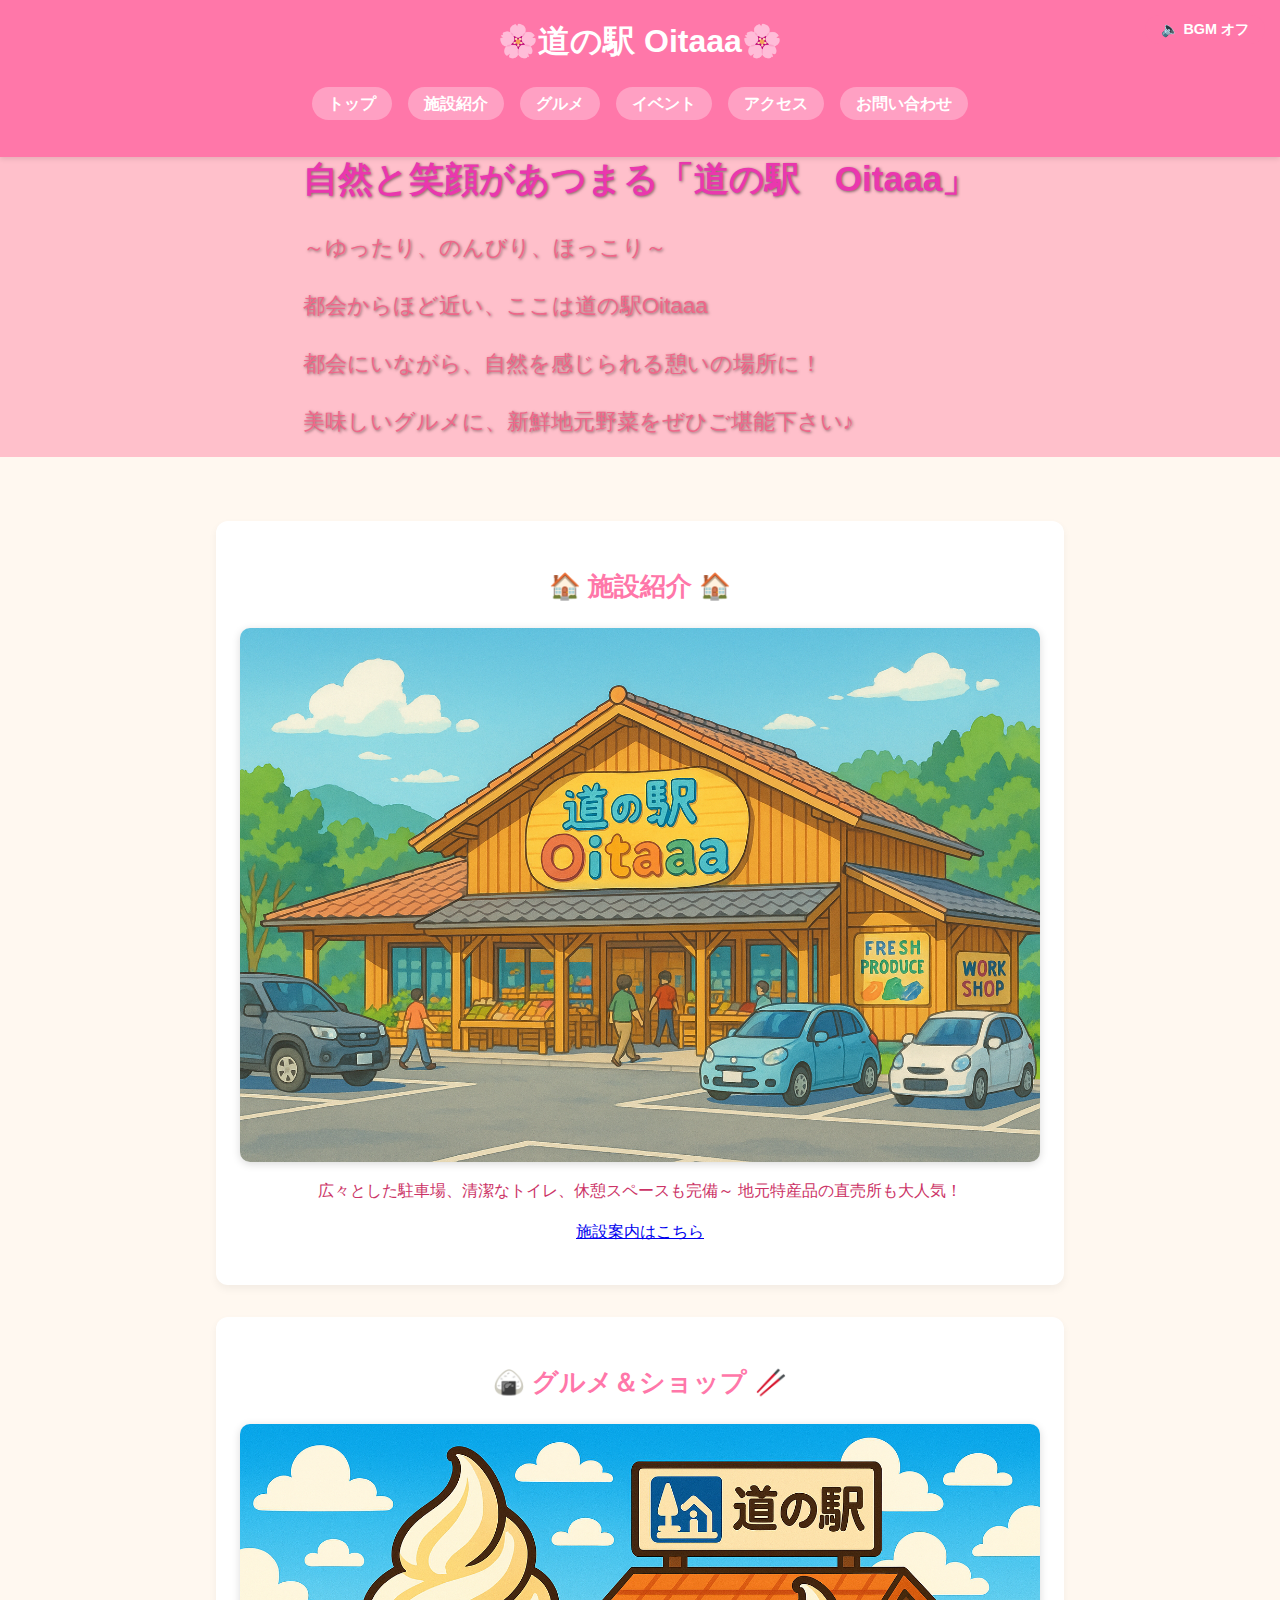
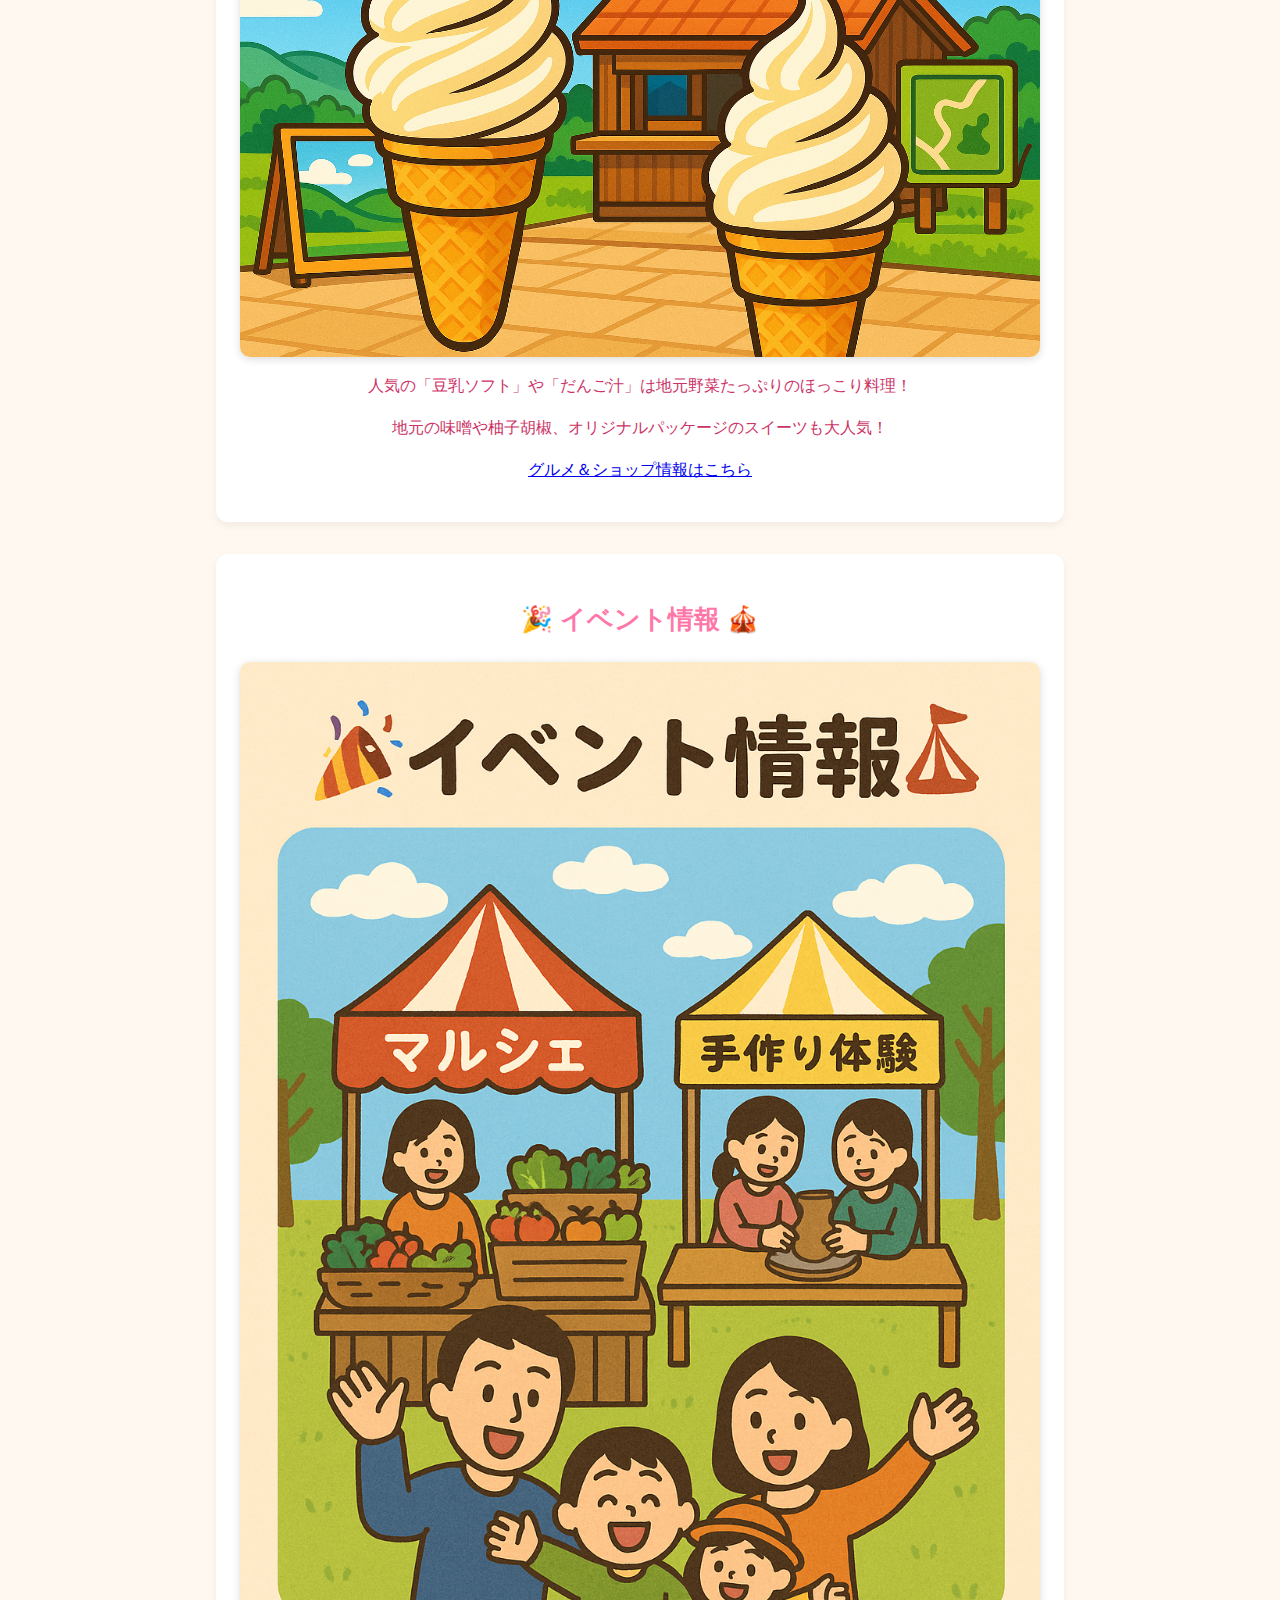
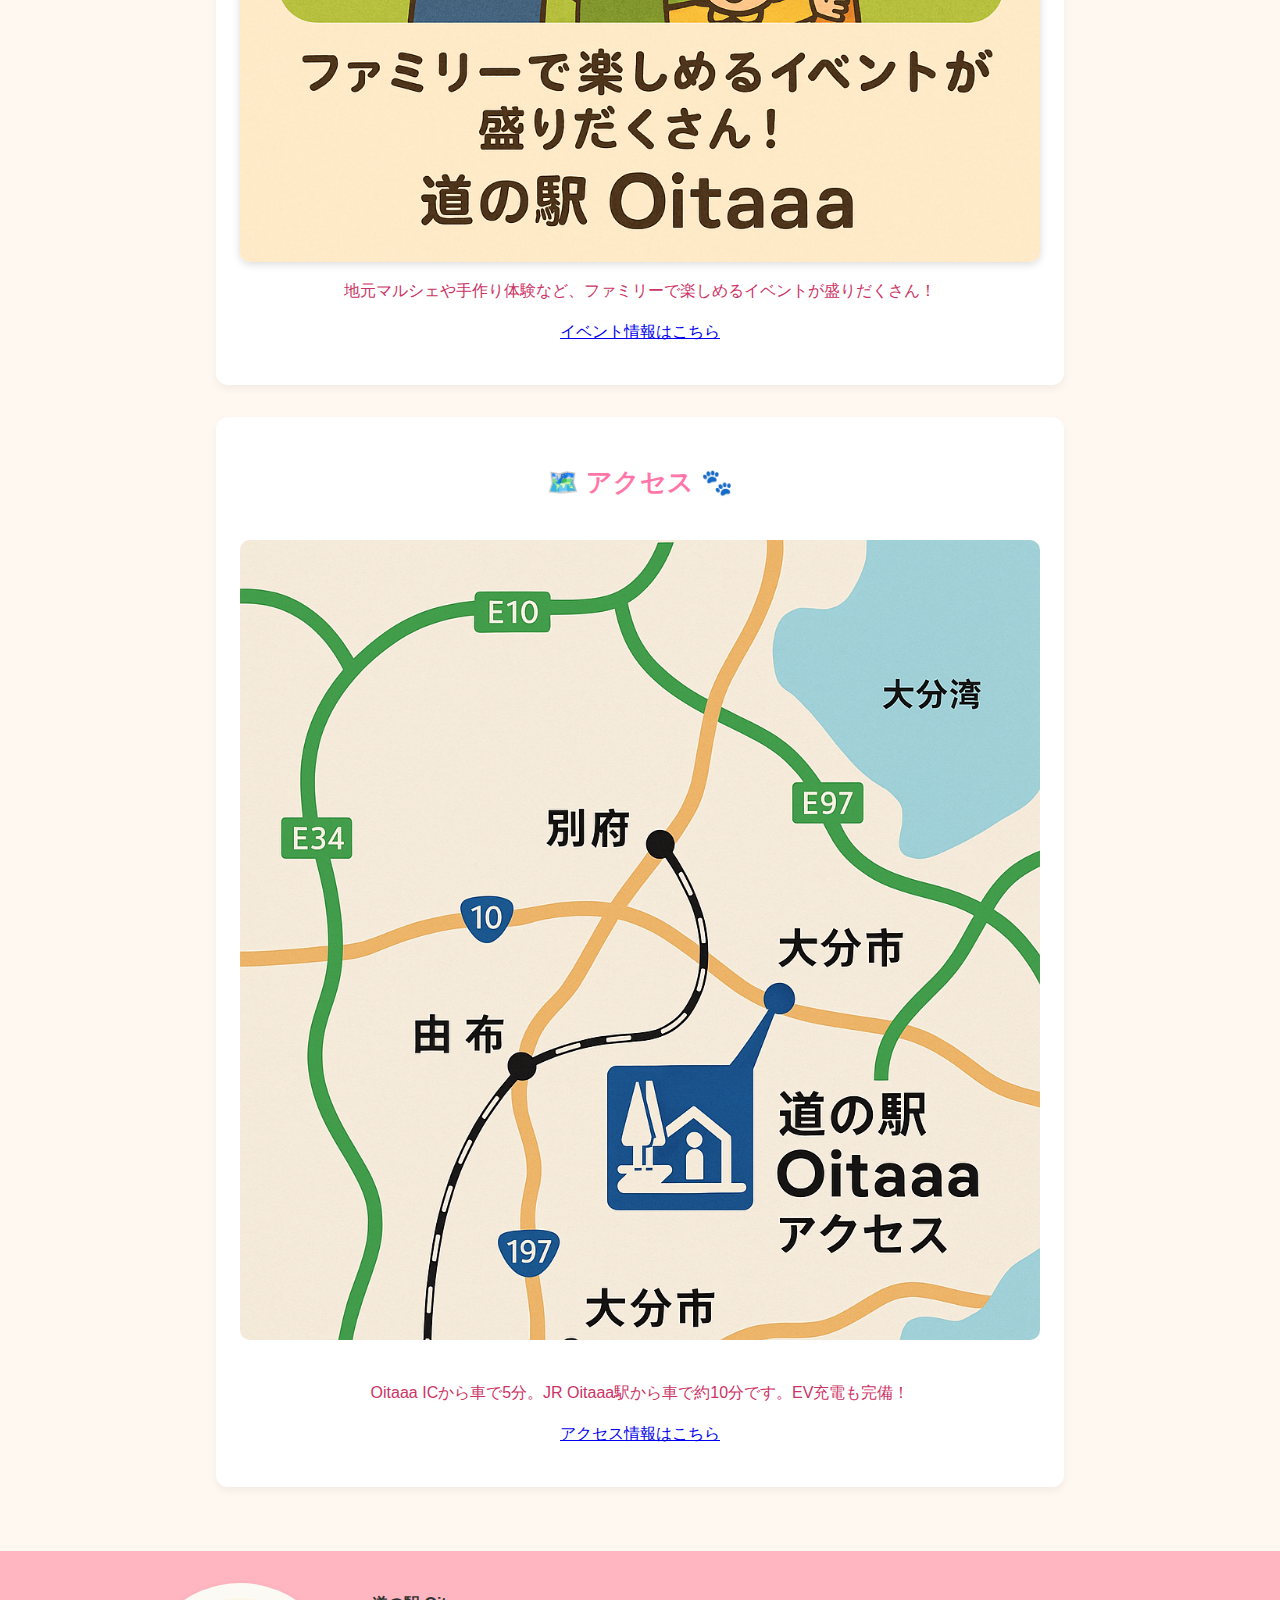
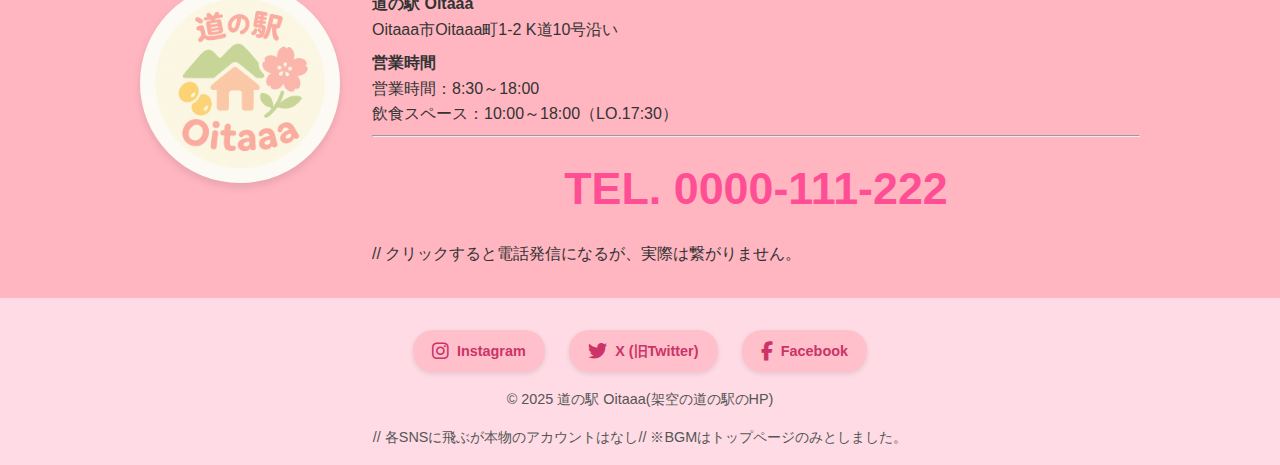
<file: index.html>
<!DOCTYPE html>
<html lang="ja">
<head>
    <meta charset="UTF-8" />
    <meta name="viewport" content="width=device-width, initial-scale=1.0" />
    <title>道の駅 Oitaaa</title>
    <meta name="description" content="大分県の自然豊かな道の駅 Oitaaa。グルメ・イベント・アクセス情報満載！" />
    <link rel="stylesheet" href="style.css" />
    <link rel="icon" href="img/favicon.ico" />
    <link rel="stylesheet" href="https://cdnjs.cloudflare.com/ajax/libs/font-awesome/6.5.0/css/all.min.css" />
</head>
<body>
    <audio id="bgm" src="oitaaa_bgm_merged.mp3" loop preload="auto"></audio>
    <a id="page-top"></a>
    <header>
        <h1>🌸道の駅 Oitaaa🌸</h1>
        <button id="bgm-toggle" aria-pressed="false" aria-label="BGMのオンオフ切り替え">🔈 BGM オフ</button>
        <nav>
            <ul>
                <li><a href="#hero">トップ</a></li>
                <li><a href="facility.html">施設紹介</a></li>
                <li><a href="shop.html">グルメ</a></li>
                <li><a href="event.html">イベント</a></li>
                <li><a href="access.html">アクセス</a></li>
                <li><a href="contact.html">お問い合わせ</a></li>
            </ul>
        </nav>
    </header>

    <section class="hero" id="hero">
        <div class="hero-text">
            <h2>自然と笑顔があつまる「道の駅　Oitaaa」</h2>
            <p>～ゆったり、のんびり、ほっこり～</p>
            <p>都会からほど近い、ここは道の駅Oitaaa</p>
            <p>都会にいながら、自然を感じられる憩いの場所に！</p>
            <p>美味しいグルメに、新鮮地元野菜をぜひご堪能下さい♪</p>
        </div>
    </section>

    <main>
        <section id="facility" class="section">
            <h2>🏠 施設紹介 🏠</h2>
            <div class="image-container">
                <img src="img/oitaaa.png" alt="道の駅 Oitaaaの施設外観" class="shop-image"/>
            </div>
            <p>広々とした駐車場、清潔なトイレ、休憩スペースも完備～ 地元特産品の直売所も大人気！</p>
            <p><a href="facility.html">施設案内はこちら</a></p>
        </section>

        <section id="gourmet" class="section">
            <h2>🍙 グルメ＆ショップ 🥢</h2>
            <div class="image-container">
                <img src="img/2soft.png" alt="豆乳ソフトとだんご汁" class="shop-image"/>
            </div>
            <p>人気の「豆乳ソフト」や「だんご汁」は地元野菜たっぷりのほっこり料理！</p>
            <p>地元の味噌や柚子胡椒、オリジナルパッケージのスイーツも大人気！</p>
            <p><a href="shop.html">グルメ＆ショップ情報はこちら</a></p>
        </section>

        <section id="event" class="section">
            <h2>🎉 イベント情報 🎪</h2>
            <div class="image-container">
                <img src="img/eve.png" alt="イベント開催の様子" class="shop-image"/>
            </div>
            <p>地元マルシェや手作り体験など、ファミリーで楽しめるイベントが盛りだくさん！</p>
            <p><a href="event.html">イベント情報はこちら</a></p>
        </section>

        <section id="access" class="section">
            <h2>🗺️ アクセス 🐾</h2>
            <div class="image-container">
                <img src="img/tizu1o.png" alt="地図" class="map-image" />
            </div>
            <p>Oitaaa ICから車で5分。JR Oitaaa駅から車で約10分です。EV充電も完備！</p>
            <p><a href="access.html">アクセス情報はこちら</a></p>
        </section>
    </main>

    <section class="contact-footer">
        <div class="contact-wrapper">
            <div class="contact-left">
                <img src="img/ロゴ.png" alt="道の駅 Oitaaa ロゴ" class="footer-logo" />
            </div>
            <div class="contact-right">
                <p><strong>道の駅 Oitaaa</strong><br/>Oitaaa市Oitaaa町1-2 K道10号沿い</p>
                <p><strong>営業時間</strong><br/>営業時間：8:30～18:00<br/>飲食スペース：10:00～18:00（LO.17:30）</p>
                <hr />
                <div class="contact-tel">
                    <a href="tel:0000111222">TEL. 0000-111-222</a>  //  クリックすると電話発信になるが、実際は繋がりません。
                </div>
            </div>
        </div>
    </section>

    <footer>
        <div class="social-links">
            <a href="https://www.instagram.com/oitaaa_michinoeki/" target="_blank" rel="noopener noreferrer">
                <i class="fab fa-instagram"></i> Instagram
            </a>
            <a href="https://x.com/oitaaa_michinoeki" target="_blank" rel="noopener noreferrer">
                <i class="fab fa-twitter"></i> X (旧Twitter)
            </a>
            <a href="https://www.facebook.com/oitaaa_michinoeki/" target="_blank" rel="noopener noreferrer">
                <i class="fab fa-facebook-f"></i> Facebook
            </a>
        </div>
        <p> &copy; 2025 道の駅 Oitaaa(架空の道の駅のHP)</p> // 各SNSに飛ぶが本物のアカウントはなし// ※BGMはトップページのみとしました。
    </footer>

    <a href="#page-top" id="scroll-to-top" title="ページトップへ戻る">
        <i class="fas fa-arrow-circle-up"></i>
    </a>

    <script>  // ※BGMはトップページのみとしました。
        document.addEventListener('DOMContentLoaded', () => {
            const bgm = document.getElementById('bgm');
            const toggleBtn = document.getElementById('bgm-toggle');
            bgm.volume = 0.15;

            let bgmOnLocalStorage = localStorage.getItem('bgmOn') === 'true';

            if (bgmOnLocalStorage) {
                bgm.play().then(() => {
                    toggleBtn.textContent = '🔊 BGM オン';
                    toggleBtn.setAttribute('aria-pressed', 'true');
                    console.log("BGM autoplay started successfully based on localStorage.");
                }).catch(error => {
                    toggleBtn.textContent = '🔈 BGM オフ';
                    toggleBtn.setAttribute('aria-pressed', 'false');
                    bgm.pause();
                    localStorage.setItem('bgmOn', 'false');
                    console.warn("BGM autoplay was prevented by browser:", error.message);
                    console.info("Please click the BGM toggle button to play the audio.");
                });
            } else {
                bgm.pause();
                toggleBtn.textContent = '🔈 BGM オフ';
                toggleBtn.setAttribute('aria-pressed', 'false');
            }

            toggleBtn.addEventListener('click', () => {
                if (bgm.paused) {
                    bgm.play().then(() => {
                        toggleBtn.textContent = '🔊 BGM オン';
                        toggleBtn.setAttribute('aria-pressed', 'true');
                        localStorage.setItem('bgmOn', 'true');
                        console.log("BGM started by user interaction.");
                    }).catch(error => {
                        console.error("Failed to play BGM after click:", error.message);
                        alert("BGMの再生がブラウザによってブロックされました。別の操作後に再度お試しいただくか、ブラウザ設定をご確認ください。");
                        toggleBtn.textContent = '🔈 BGM オフ';
                        toggleBtn.setAttribute('aria-pressed', 'false');
                        localStorage.setItem('bgmOn', 'false');
                    });
                } else {
                    bgm.pause();
                    toggleBtn.textContent = '🔈 BGM オフ';
                    toggleBtn.setAttribute('aria-pressed', 'false');
                    localStorage.setItem('bgmOn', 'false');
                    console.log("BGM paused by user interaction.");
                }
            });

            const scrollToTopBtn = document.getElementById('scroll-to-top');

            scrollToTopBtn.style.display = 'none';

            window.addEventListener('scroll', () => {
                if (window.scrollY > 300) {
                    scrollToTopBtn.style.display = 'block';
                } else {
                    scrollToTopBtn.style.display = 'none';
                }
            });

            scrollToTopBtn.addEventListener('click', (e) => {
                e.preventDefault();
                window.scrollTo({
                    top: 0,
                    behavior: 'smooth'
                });
            });
        });
    </script>
</body>
</html>
</file>
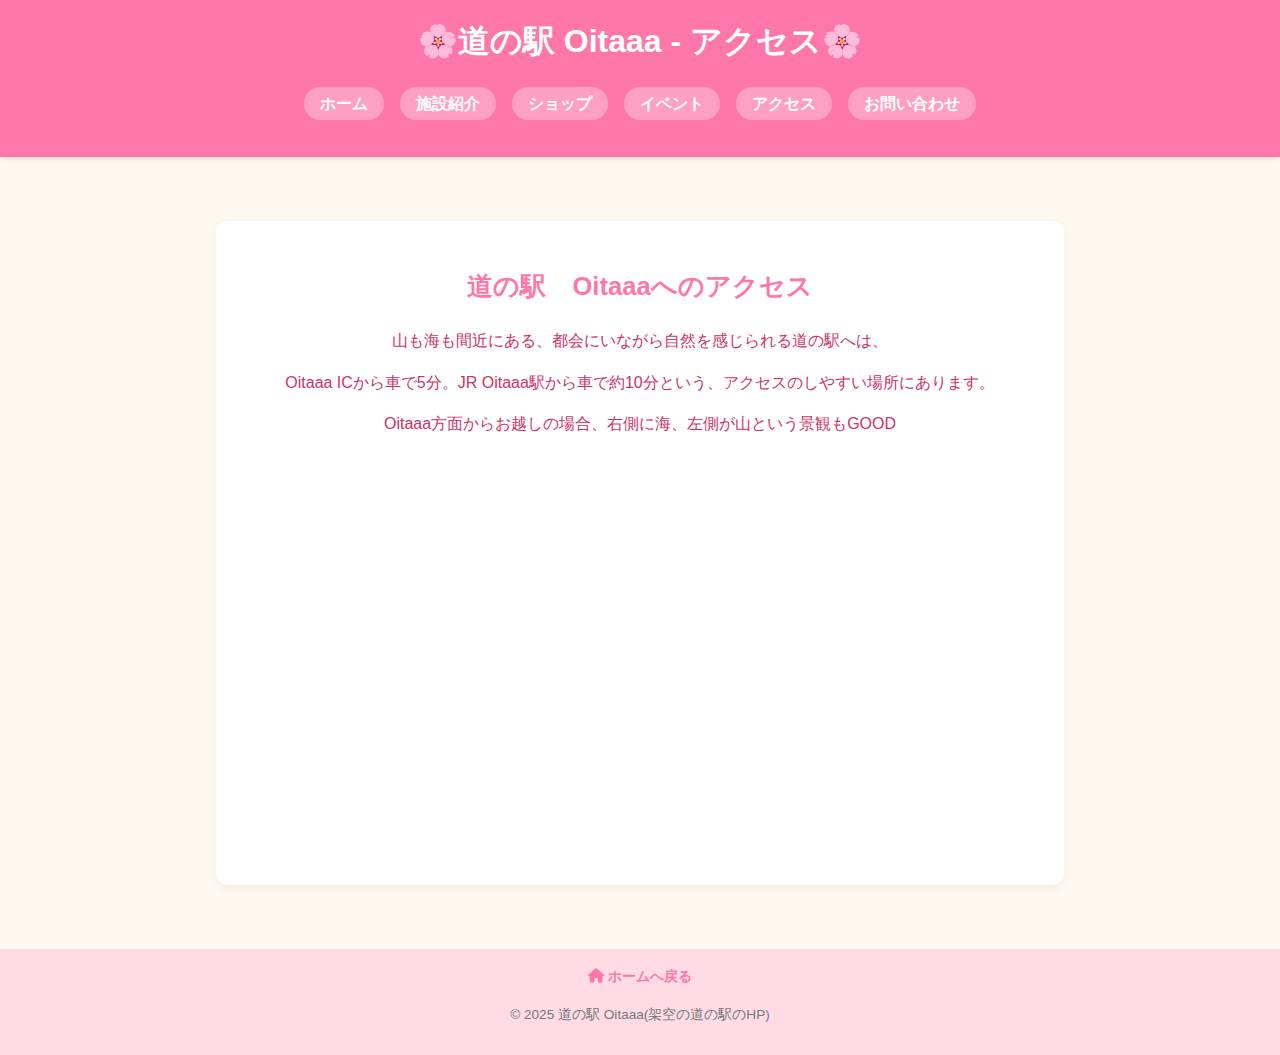
<file: access.html>
<!DOCTYPE html>
<html lang="ja">
<head>
    <meta charset="UTF-8" />
    <meta name="viewport" content="width=device-width, initial-scale=1.0" />
    <title>アクセス - 道の駅 Oitaaa</title>
    <link rel="stylesheet" href="style.css" />
    <link rel="stylesheet" href="https://cdnjs.cloudflare.com/ajax/libs/font-awesome/6.5.0/css/all.min.css" />
</head>
<body>
    <a id="page-top"></a>
    <header>
        <h1>🌸道の駅 Oitaaa - アクセス🌸</h1>
        <nav>
            <ul>
                <li><a href="index.html">ホーム</a></li>
                <li><a href="facility.html">施設紹介</a></li>
                <li><a href="shop.html">ショップ</a></li>
                <li><a href="event.html">イベント</a></li>
                <li><a href="access.html" class="active">アクセス</a></li>
                <li><a href="contact.html">お問い合わせ</a></li>
            </ul>
        </nav>
    </header>

    <main>
        <section class="section">
            <h2>道の駅　Oitaaaへのアクセス</h2>
            <p>山も海も間近にある、都会にいながら自然を感じられる道の駅へは、</p>
            <p>Oitaaa ICから車で5分。JR Oitaaa駅から車で約10分という、アクセスのしやすい場所にあります。</p>
            <p>Oitaaa方面からお越しの場合、右側に海、左側が山という景観もGOOD</p>
            <div class="map-container">
                <iframe src="https://www.google.com/maps/embed?pb=!1m18!1m12!1m3!1d3343.321876523999!2d131.60520621535497!3d33.237243980838186!2m3!1f0!2f0!3f0!3m2!1i1024!2i768!4f13.1!3m3!1m2!1s0x3546a117b4478819%3A0x882a1a1f0a2b1b1a!2z5aWz5biC5Zop5bqc5pel5pyF5bSO!5e0!3m2!1sja!2sjp!4v1678901234567!5m2!1sja!2sjp" width="100%" height="400" style="border:0;" allowfullscreen="" loading="lazy" referrerpolicy="no-referrer-when-downgrade"></iframe>
            </div>
        </section>
    </main>

    <footer>
        <div class="footer-nav">
            <a href="index.html" class="back-home-link"><i class="fas fa-house"></i> ホームへ戻る</a>
        </div>
        <p class="copyright">&copy; 2025 道の駅 Oitaaa(架空の道の駅のHP)</p>
    </footer>

    <a href="#page-top" id="scroll-to-top" title="ページトップへ戻る">
        <i class="fas fa-arrow-circle-up"></i>
    </a>

    <script>
        document.addEventListener('DOMContentLoaded', function() {
            const scrollToTopBtn = document.getElementById('scroll-to-top');
            scrollToTopBtn.style.display = 'none'; // 初期状態では非表示

            window.addEventListener('scroll', () => {
                if (window.scrollY > 300) {
                    scrollToTopBtn.style.display = 'block';
                } else {
                    scrollToTopBtn.style.display = 'none';
                }
            });

            scrollToTopBtn.addEventListener('click', (e) => {
                e.preventDefault();
                window.scrollTo({
                    top: 0,
                    behavior: 'smooth'
                });
            });
        });
    </script>
</body>
</html>
</file>
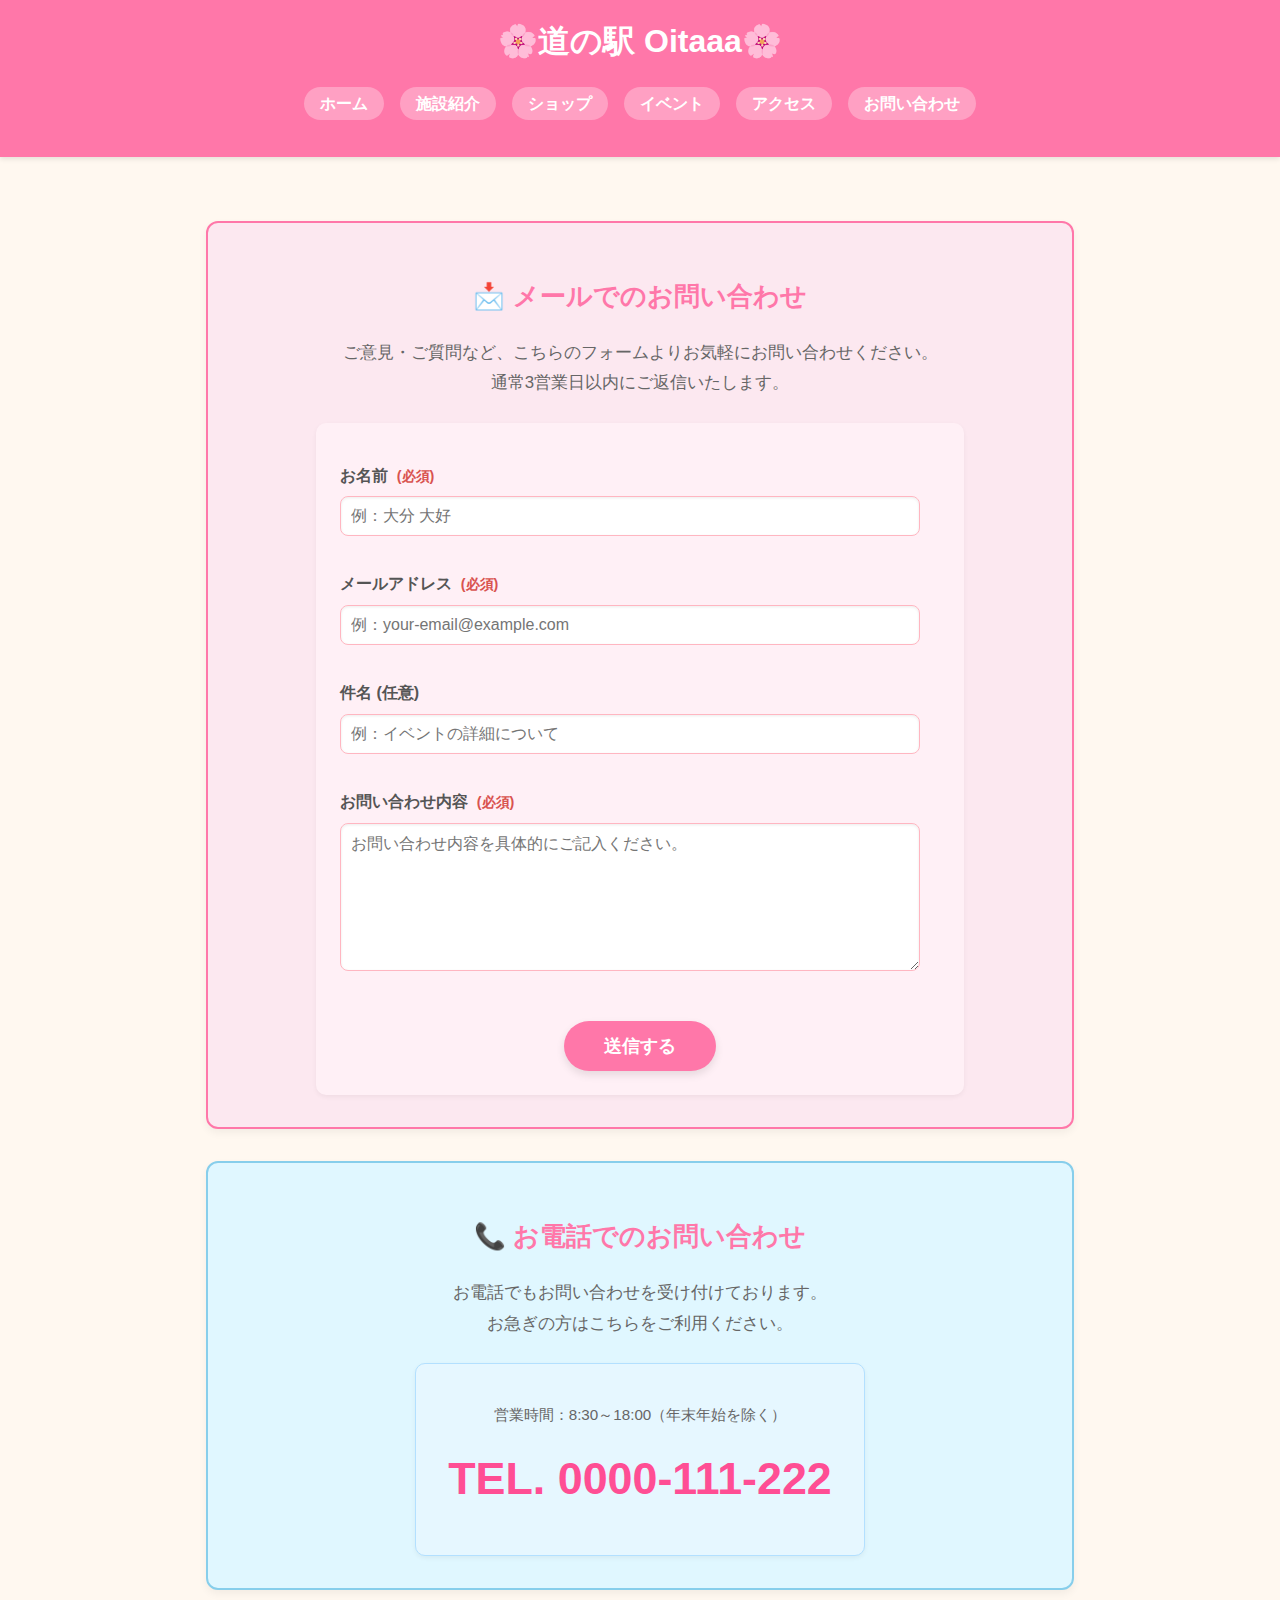
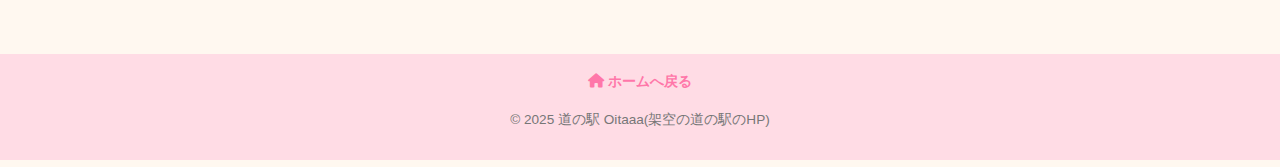
<file: contact.html>
<!DOCTYPE html>
<html lang="ja">
<head>
    <meta charset="UTF-8" />
    <meta name="viewport" content="width=device-width, initial-scale=1.0" />
    <title>道の駅 Oitaaa - お問い合わせ</title>
    <meta name="description" content="道の駅 Oitaaaへのお問い合わせページです。メールフォームとお電話での連絡先をご案内しています。" />
    <link rel="stylesheet" href="style.css" />
    <link rel="icon" href="img/favicon.ico" />
    <link rel="stylesheet" href="https://cdnjs.cloudflare.com/ajax/libs/font-awesome/6.5.0/css/all.min.css" />
</head>
<body>
    <a id="page-top"></a>
    <header>
        <h1>🌸道の駅 Oitaaa🌸</h1>
        <nav>
            <ul>
                <li><a href="index.html">ホーム</a></li>
                <li><a href="facility.html">施設紹介</a></li>
                <li><a href="shop.html">ショップ</a></li>
                <li><a href="event.html">イベント</a></li>
                <li><a href="access.html">アクセス</a></li>
                <li><a href="contact.html" class="active">お問い合わせ</a></li>
            </ul>
        </nav>
    </header>

    <main>
        <section id="mail-contact" class="section contact-form-section">
            <h2>📩 メールでのお問い合わせ</h2>
            <p class="section-description">
                ご意見・ご質問など、こちらのフォームよりお気軽にお問い合わせください。<br class="pc-only">
                通常3営業日以内にご返信いたします。
            </p>
            <form action="#" method="post">
                <label for="name">お名前 <span class="required">(必須)</span></label>
                <input type="text" id="name" name="name" required placeholder="例：大分 大好" aria-required="true">

                <label for="email">メールアドレス <span class="required">(必須)</span></label>
                <input type="email" id="email" name="email" required placeholder="例：your-email@example.com" aria-required="true">

                <label for="subject">件名 (任意)</label>
                <input type="text" id="subject" name="subject" placeholder="例：イベントの詳細について">

                <label for="message">お問い合わせ内容 <span class="required">(必須)</span></label>
                <textarea id="message" name="message" rows="7" required placeholder="お問い合わせ内容を具体的にご記入ください。" aria-required="true"></textarea>

                <button type="submit">送信する</button>
            </form>
        </section>

        <section id="phone-contact" class="section phone-contact-section">
            <h2>📞 お電話でのお問い合わせ</h2>
            <p class="section-description">
                お電話でもお問い合わせを受け付けております。<br class="pc-only">
                お急ぎの方はこちらをご利用ください。
            </p>
            <div class="tel-info-box">
                <p class="tel-time">営業時間：8:30～18:00（年末年始を除く）</p>
                <div class="contact-tel">
                    <a href="tel:0000111222">TEL. 0000-111-222</a>
                </div>
            </div>
        </section>
    </main>

    <footer>
        <div class="footer-nav">
            <a href="index.html" class="back-home-link"><i class="fas fa-house"></i> ホームへ戻る</a>
        </div>
        <p class="copyright">© 2025 道の駅 Oitaaa(架空の道の駅のHP)</p>
    </footer>

    <a href="#page-top" id="scroll-to-top" title="ページトップへ戻る">
        <i class="fas fa-arrow-up"></i> </a>

    <script>
        document.addEventListener('DOMContentLoaded', function() {
            const scrollToTopBtn = document.getElementById('scroll-to-top');
            scrollToTopBtn.style.display = 'none'; // 初期状態では非表示

            window.addEventListener('scroll', () => {
                if (window.scrollY > 300) {
                    scrollToTopBtn.style.display = 'flex'; // 'block'から'flex'に変更しました
                } else {
                    scrollToTopBtn.style.display = 'none';
                }
            });

            scrollToTopBtn.addEventListener('click', (e) => {
                e.preventDefault();
                window.scrollTo({
                    top: 0,
                    behavior: 'smooth'
                });
            });
        });
    </script>
</body>
</html>
</file>
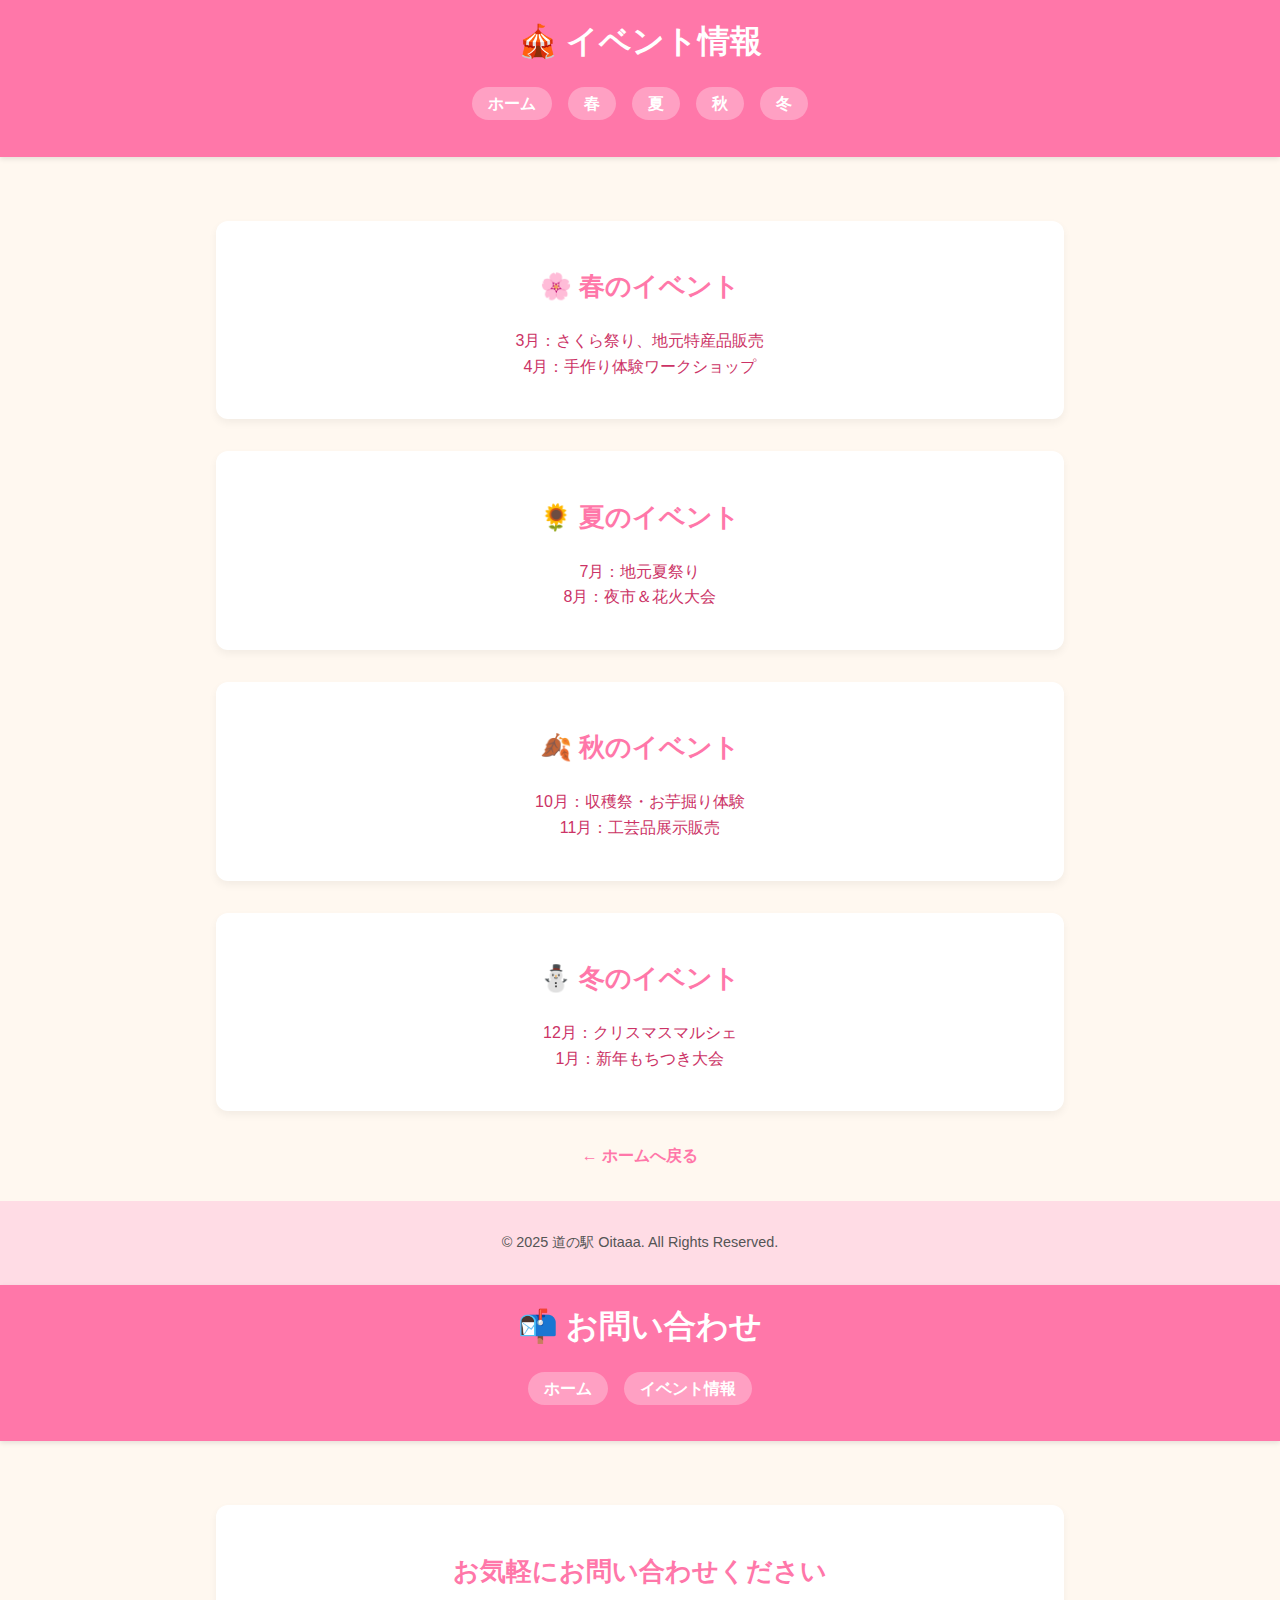
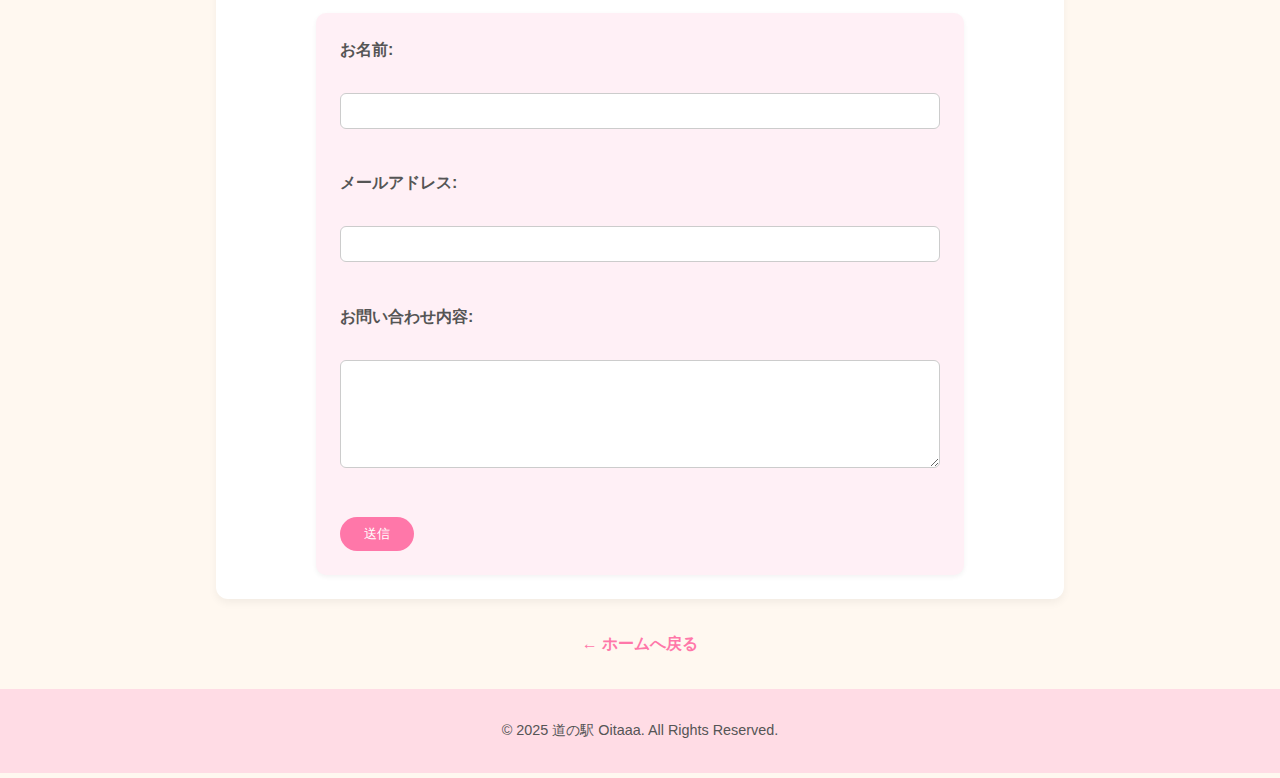
<file: event.html>
<!-- event.html - イベント詳細ページ -->
<!DOCTYPE html>
<html lang="ja">
<head>
  <meta charset="UTF-8" />
  <meta name="viewport" content="width=device-width, initial-scale=1.0" />
  <title>イベント情報 - 道の駅 Oitaaa</title>
  <link rel="stylesheet" href="style.css" />
</head>
<body>
  <header>
    <h1>🎪 イベント情報</h1>
    <nav>
      <ul>
        <li><a href="index.html">ホーム</a></li>
        <li><a href="#spring">春</a></li>
        <li><a href="#summer">夏</a></li>
        <li><a href="#autumn">秋</a></li>
        <li><a href="#winter">冬</a></li>
      </ul>
    </nav>
  </header>

  <main>
    <section id="spring" class="section">
      <h2>🌸 春のイベント</h2>
      <p>3月：さくら祭り、地元特産品販売<br>4月：手作り体験ワークショップ</p>
    </section>

    <section id="summer" class="section">
      <h2>🌻 夏のイベント</h2>
      <p>7月：地元夏祭り<br>8月：夜市＆花火大会</p>
    </section>

    <section id="autumn" class="section">
      <h2>🍂 秋のイベント</h2>
      <p>10月：収穫祭・お芋掘り体験<br>11月：工芸品展示販売</p>
    </section>

    <section id="winter" class="section">
      <h2>⛄ 冬のイベント</h2>
      <p>12月：クリスマスマルシェ<br>1月：新年もちつき大会</p>
    </section>

    <div class="back-link">
      <a href="index.html">← ホームへ戻る</a>
    </div>
  </main>

  <footer>
    <p>&copy; 2025 道の駅 Oitaaa. All Rights Reserved.</p>
  </footer>
</body>
</html>


<!-- contact.html - お問い合わせページ -->
<!DOCTYPE html>
<html lang="ja">
<head>
  <meta charset="UTF-8">
  <meta name="viewport" content="width=device-width, initial-scale=1.0">
  <title>お問い合わせ - 道の駅 Oitaaa</title>
  <link rel="stylesheet" href="style.css">
</head>
<body>
  <header>
    <h1>📬 お問い合わせ</h1>
    <nav>
      <ul>
        <li><a href="index.html">ホーム</a></li>
        <li><a href="event.html">イベント情報</a></li>
      </ul>
    </nav>
  </header>

  <main>
    <section class="section">
      <h2>お気軽にお問い合わせください</h2>
      <form action="#" method="post">
        <label for="name">お名前:</label><br>
        <input type="text" id="name" name="name" required><br><br>

        <label for="email">メールアドレス:</label><br>
        <input type="email" id="email" name="email" required><br><br>

        <label for="message">お問い合わせ内容:</label><br>
        <textarea id="message" name="message" rows="5" required></textarea><br><br>

        <button type="submit">送信</button>
      </form>
    </section>

    <div class="back-link">
      <a href="index.html">← ホームへ戻る</a>
    </div>
  </main>

  <footer>
    <p>&copy; 2025 道の駅 Oitaaa. All Rights Reserved.</p>
  </footer>
</body>
</html>
</file>
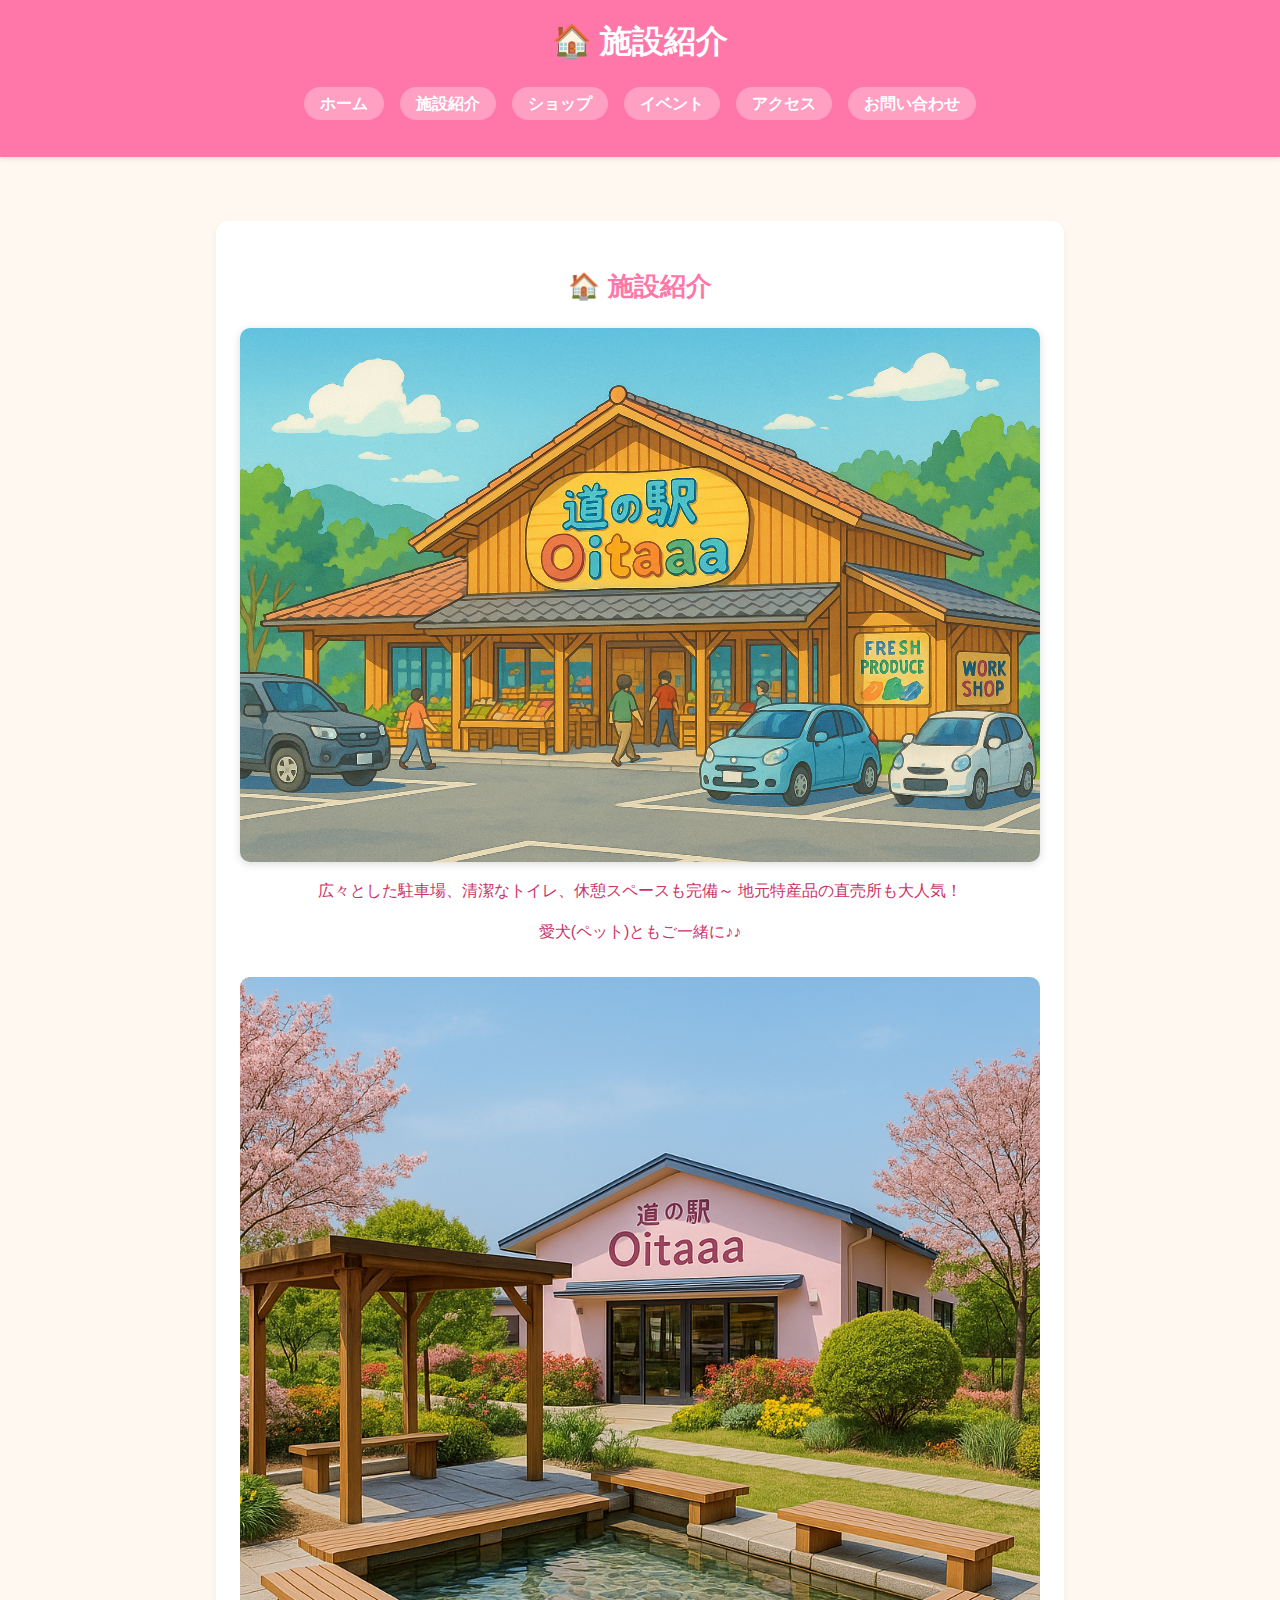
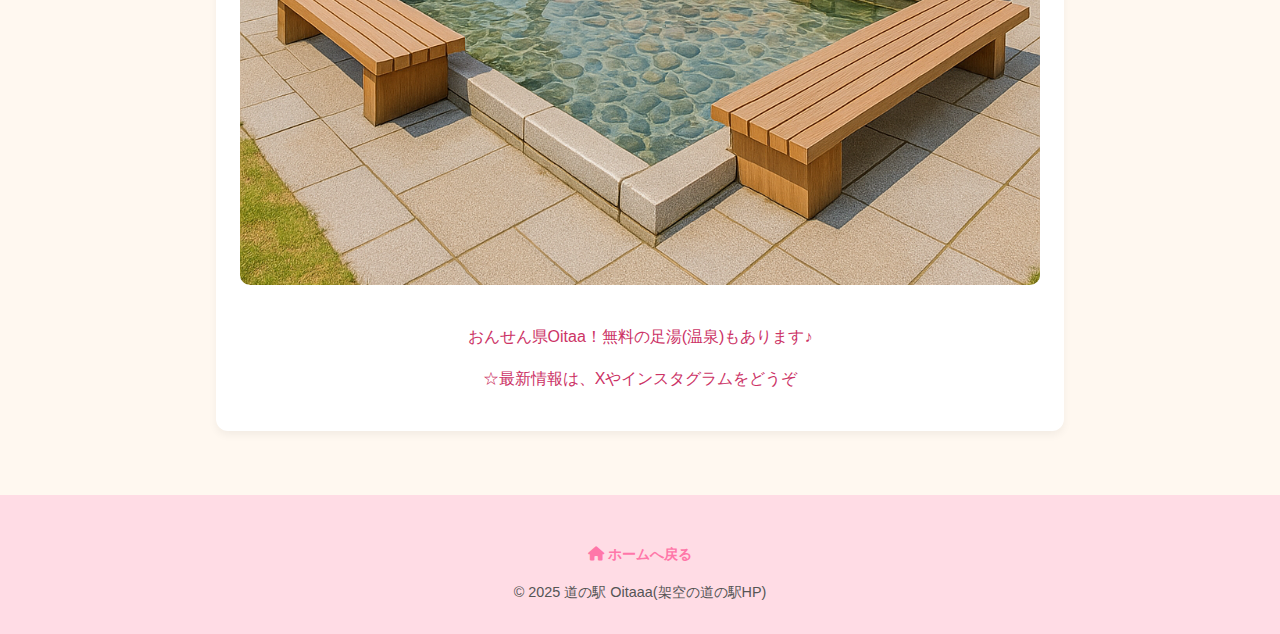
<file: facility.html>
<!DOCTYPE html>
<html lang="ja">
<head>
  <meta charset="UTF-8" />
  <title>施設紹介 - 道の駅 Oitaaa</title>
  <meta name="viewport" content="width=device-width, initial-scale=1.0" />
  <link rel="stylesheet" href="style.css" />
  <link rel="stylesheet" href="https://cdnjs.cloudflare.com/ajax/libs/font-awesome/6.5.0/css/all.min.css" />
</head>
<body>

  <a id="page-top"></a>
  <header>
    <h1>🏠 施設紹介</h1>
    <nav>
      <ul>
        <li><a href="index.html">ホーム</a></li>
        <li><a href="index.html#facility">施設紹介</a></li>
        <li><a href="index.html#gourmet">ショップ</a></li>
        <li><a href="index.html#event">イベント</a></li>
        <li><a href="index.html#access">アクセス</a></li>
        <li><a href="contact.html">お問い合わせ</a></li>
      </ul>
    </nav>
  </header>

  <main>
    <section id="facility" class="section">
      <h2>🏠 施設紹介</h2>
      <img src="img/oitaaa.png" alt="道の駅 Oitaaaの施設外観" class="shop-image"/>
      <p>広々とした駐車場、清潔なトイレ、休憩スペースも完備～ 地元特産品の直売所も大人気！</p>
      <p>愛犬(ペット)ともご一緒に♪♪</p>
      <img src="img/asiyu2.png" alt="道の駅 Oitaaaの施設" class="yu-image"/>
      <p>おんせん県Oitaa！無料の足湯(温泉)もあります♪</p>
      <p>☆最新情報は、Xやインスタグラムをどうぞ</p>
      </section>
  </main>

  <footer>
    <div class="back-link">
      <a href="index.html"><i class="fas fa-home"></i> ホームへ戻る</a>
    </div>

    <p>© 2025 道の駅 Oitaaa(架空の道の駅HP)</p>
  </footer>

  <a href="#page-top" id="scroll-to-top" title="ページトップへ戻る">
        <i class="fas fa-arrow-up"></i> </a>
  
  <script>
    document.addEventListener('DOMContentLoaded', function() {
        // Get the scroll to top button
        const scrollToTopBtn = document.getElementById('scroll-to-top');

        // Show/hide the button based on scroll position
        window.addEventListener('scroll', () => {
            if (window.scrollY > 300) { // Show button after scrolling 300px
                scrollToTopBtn.style.display = 'block';
            } else {
                scrollToTopBtn.style.display = 'none';
            }
        });

        // Smooth scroll to top when button is clicked
        scrollToTopBtn.addEventListener('click', (e) => {
            e.preventDefault(); // Prevent default anchor behavior
            window.scrollTo({
                top: 0,
                behavior: 'smooth' // Smooth scroll animation
            });
        });
    });
  </script>

</body>
</html>
</file>
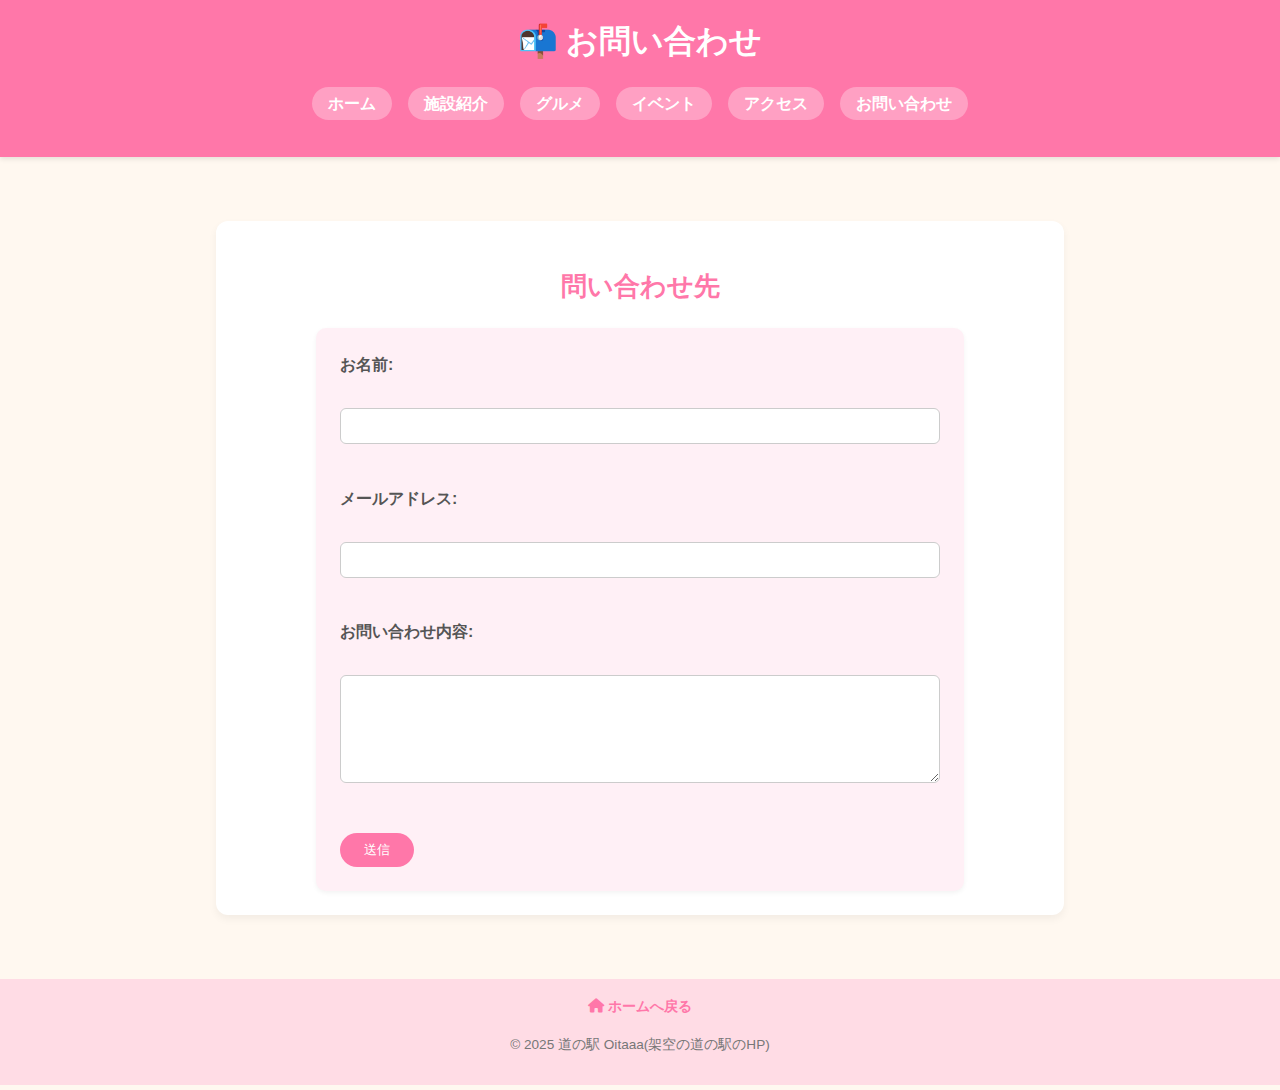
<file: FAQ.html>
<!DOCTYPE html>
<html lang="ja">
<head>
    <meta charset="UTF-8">
    <meta name="viewport" content="width=device-width, initial-scale=1.0">
    <title>お問い合わせ - 道の駅 Oitaaa</title>
    <link rel="stylesheet" href="style.css">
    <link rel="stylesheet" href="https://cdnjs.cloudflare.com/ajax/libs/font-awesome/6.0.0-beta3/css/all.min.css">
</head>
<body>
    <a id="page-top"></a>
    <header>
        <h1>📬 お問い合わせ</h1>
        <nav>
            <ul>
                <li><a href="index.html">ホーム</a></li>
                <li><a href="index.html#facility">施設紹介</a></li>
                <li><a href="index.html#gourmet">グルメ</a></li>
                <li><a href="index.html#event">イベント</a></li>
                <li><a href="index.html#access">アクセス</a></li>
                <li><a href="contact.html">お問い合わせ</a></li>
            </ul>
        </nav>
    </header>

    <main>
        <section class="section">
            <h2>問い合わせ先</h2>
            <form action="#" method="post">
                <label for="name">お名前:</label><br>
                <input type="text" id="name" name="name" required><br><br>

                <label for="email">メールアドレス:</label><br>
                <input type="email" id="email" name="email" required><br><br>

                <label for="message">お問い合わせ内容:</label><br>
                <textarea id="message" name="message" rows="5" required></textarea><br><br>

                <button type="submit">送信</button>
            </form>
        </section>
    </main>

    <footer>
        <div class="footer-nav">
            <a href="index.html" class="back-home-link"><i class="fas fa-home"></i> ホームへ戻る</a>
        </div>
        <p class="copyright">&copy; 2025 道の駅 Oitaaa(架空の道の駅のHP)</p>
    </footer>

    <script>
        document.addEventListener('DOMContentLoaded', function() {
            // もし他のページでこの機能が必要な場合は、そのページのHTMLとJavaScriptに保持してください。
        });
    </script>
</body>
</html>
</file>
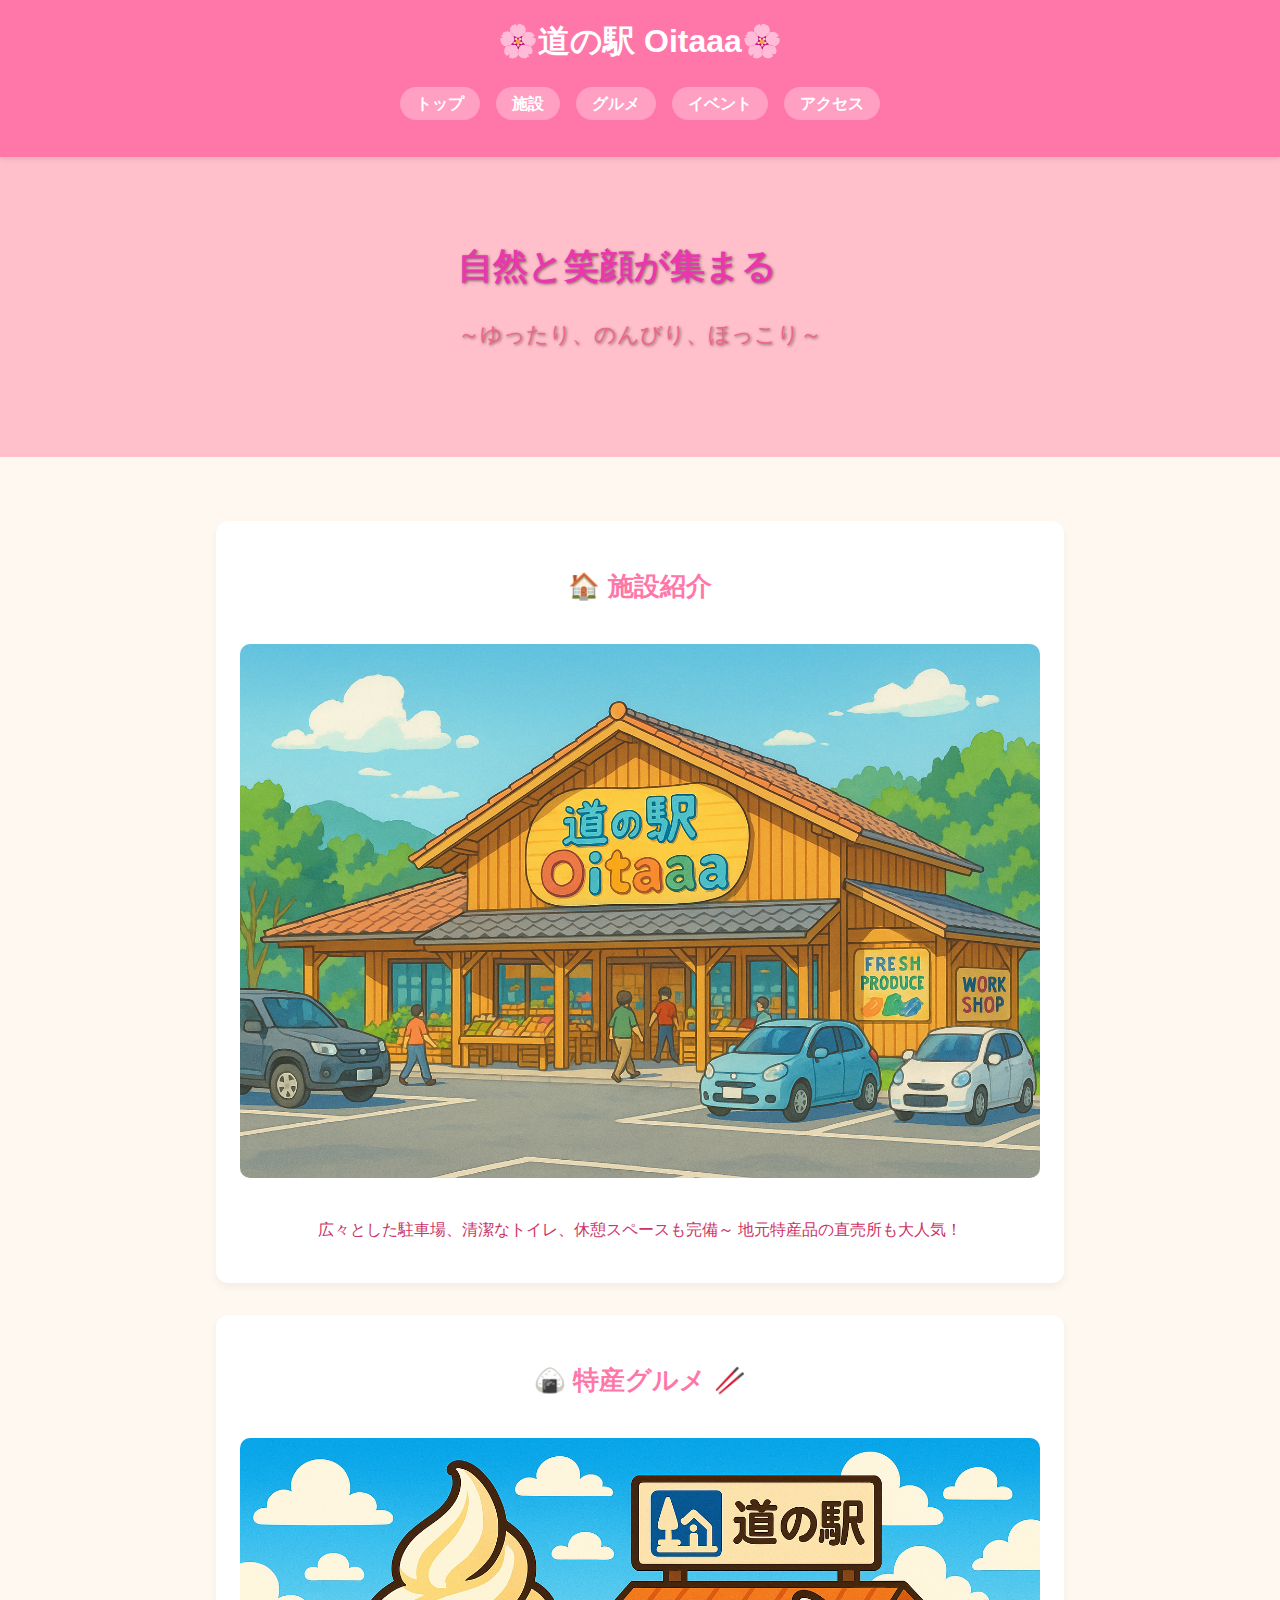
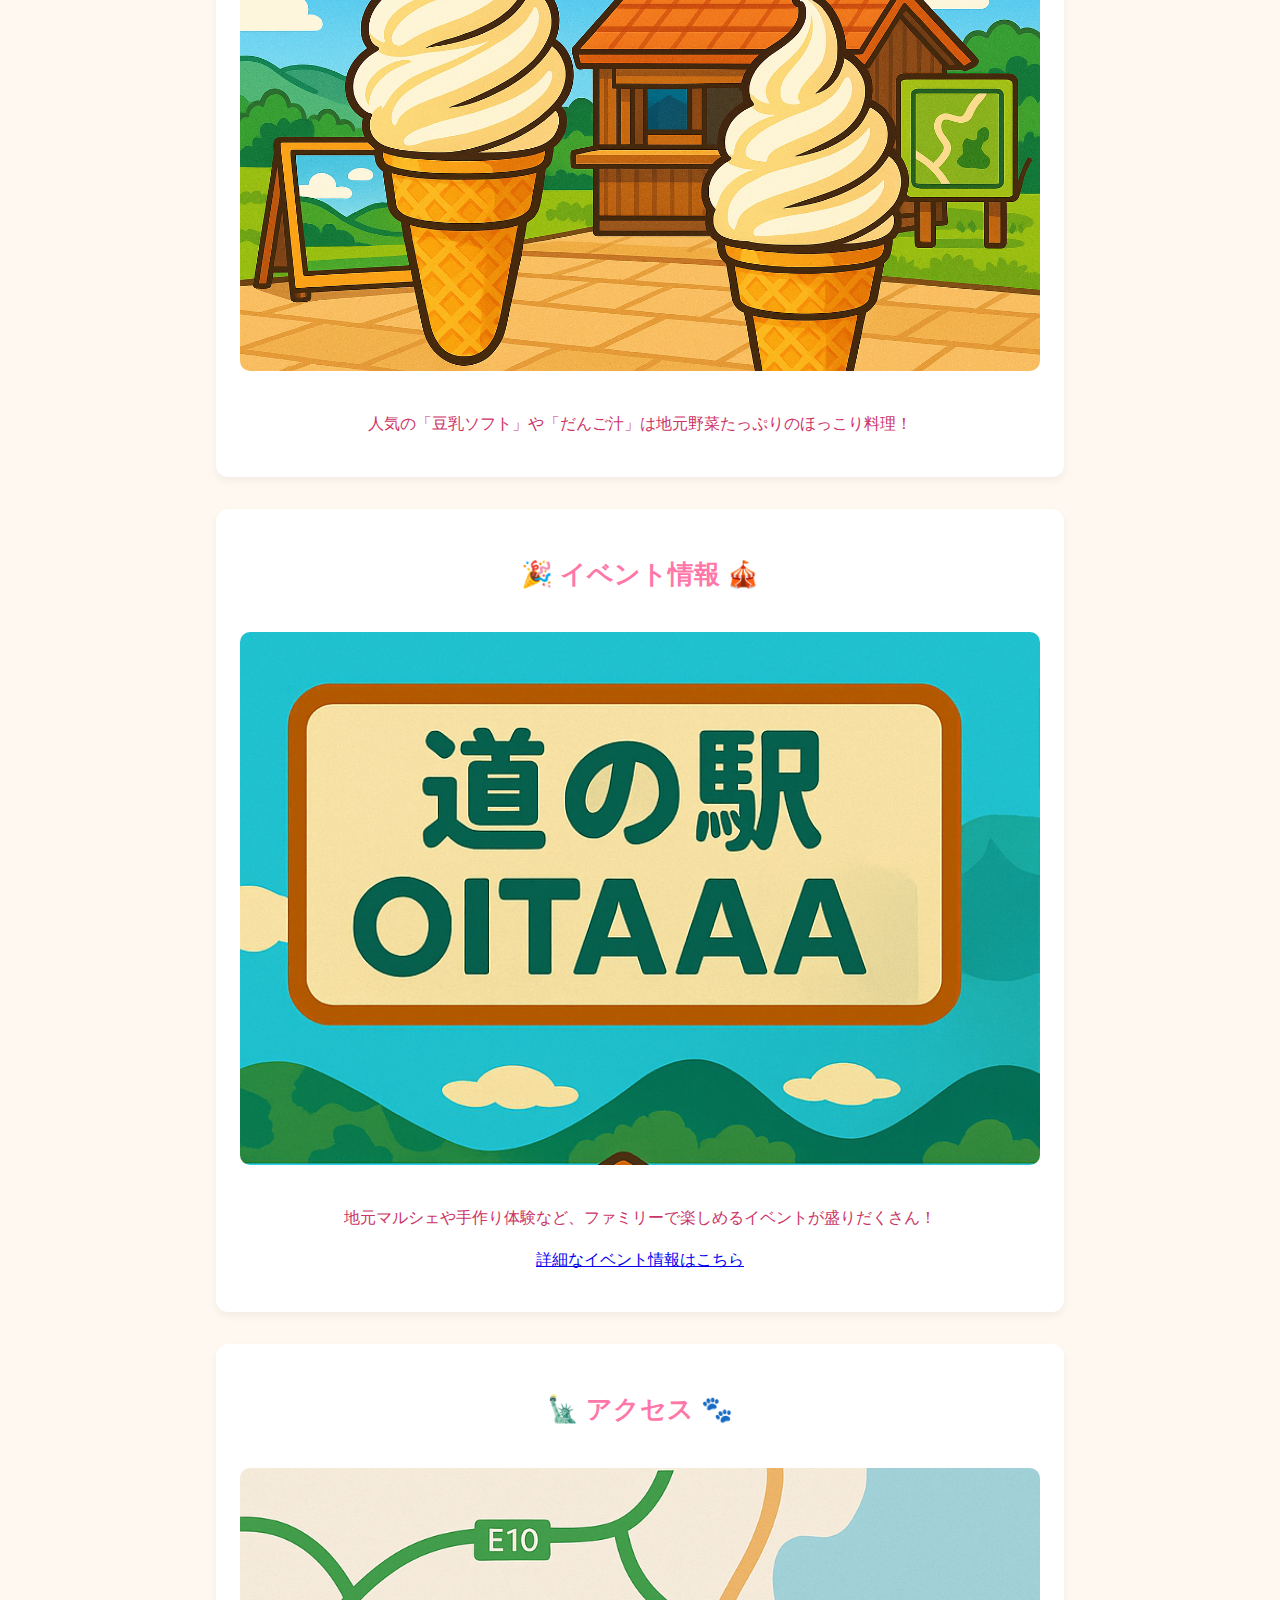
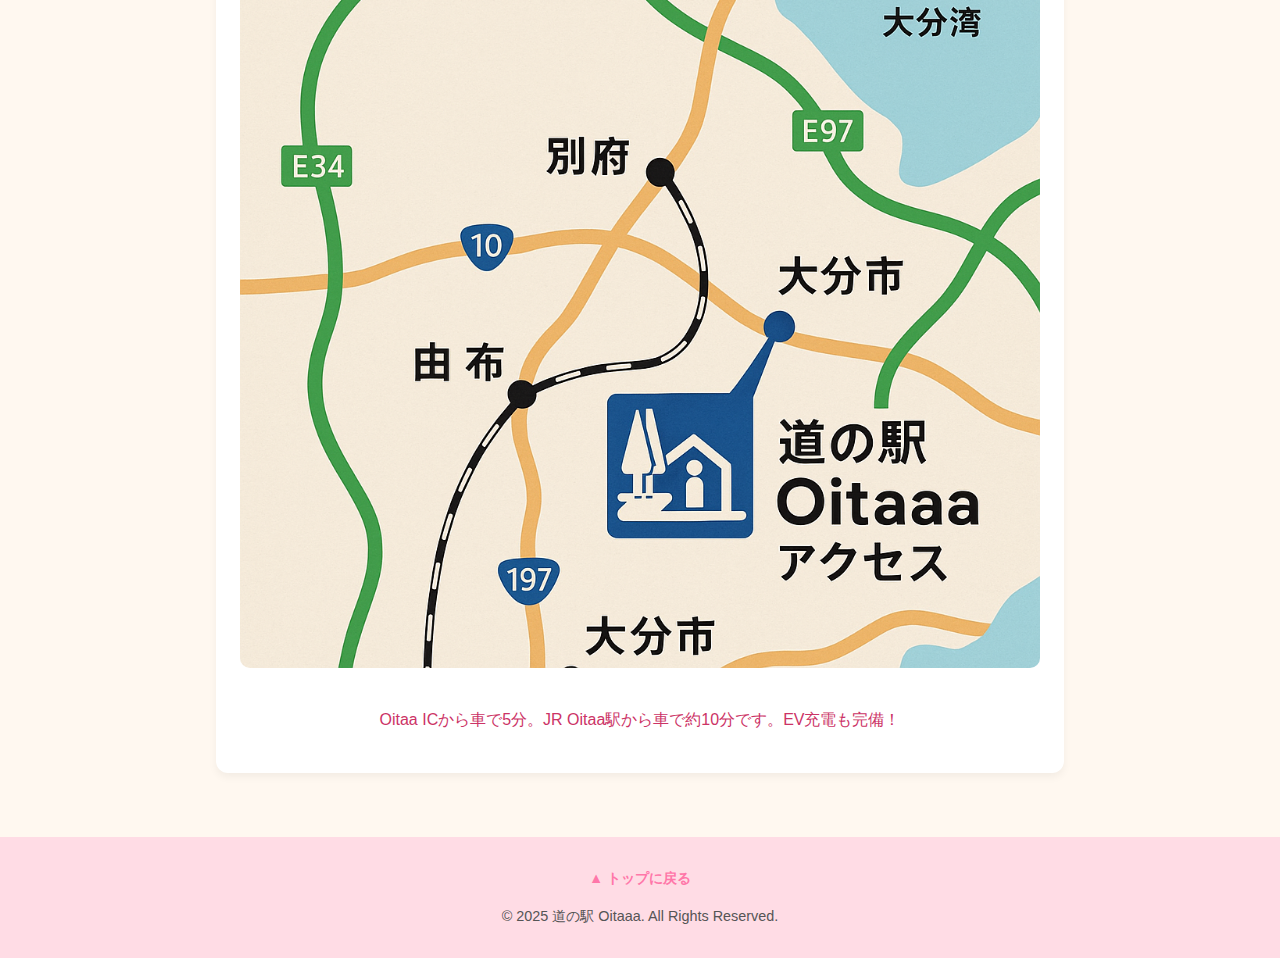
<file: index2.html>
<!DOCTYPE html>
<html lang="ja">
<head>
  <meta charset="UTF-8" />
  <meta name="viewport" content="width=device-width, initial-scale=1.0" />
  <title>道の駅 Oitaaa</title>
  <link rel="stylesheet" href="style.css" />
</head>
<body>
  <header>
    <h1>🌸道の駅 Oitaaa🌸</h1>
    <nav>
      <ul>
        <li><a href="#hero">トップ</a></li>
        <li><a href="#facility">施設</a></li>
        <li><a href="#gourmet">グルメ</a></li>
        <li><a href="#event">イベント</a></li>
        <li><a href="#access">アクセス</a></li>
      </ul>
    </nav>
  </header>

  <section class="hero" id="hero">
    <div class="hero-text">
      <h2>自然と笑顔が集まる</h2>
      <p>～ゆったり、のんびり、ほっこり～</p>
    </div>
  </section>

  <main>
    <section id="facility" class="section">
      <h2>🏠 施設紹介</h2>
      <img src="img/oitaaa.png" alt="施設の外観" />
      <p>広々とした駐車場、清潔なトイレ、休憩スペースも完備～ 地元特産品の直売所も大人気！</p>
    </section>

    <section id="gourmet" class="section">
      <h2>🍙 特産グルメ 🥢</h2>
      <img src="img/2soft.png" alt="グルメ" />
      <p>人気の「豆乳ソフト」や「だんご汁」は地元野菜たっぷりのほっこり料理！</p>
    </section>

    <section id="event" class="section">
      <h2>🎉 イベント情報 🎪</h2>
      <img src="img/imgpng.png" alt="イベント" />
      <p>地元マルシェや手作り体験など、ファミリーで楽しめるイベントが盛りだくさん！</p>
      <p><a href="event.html">詳細なイベント情報はこちら</a></p>
    </section>

    <section id="access" class="section">
      <h2>🗽 アクセス 🐾</h2>
      <img src="img/tizu1o.png" alt="アクセス地図" />
      <p>Oitaa ICから車で5分。JR Oitaa駅から車で約10分です。EV充電も完備！</p>
    </section>
  </main>

  <footer>
    <p><a href="#hero">▲ トップに戻る</a></p>
    <p>&copy; 2025 道の駅 Oitaaa. All Rights Reserved.</p>
  </footer>
</body>
</html>
</file>
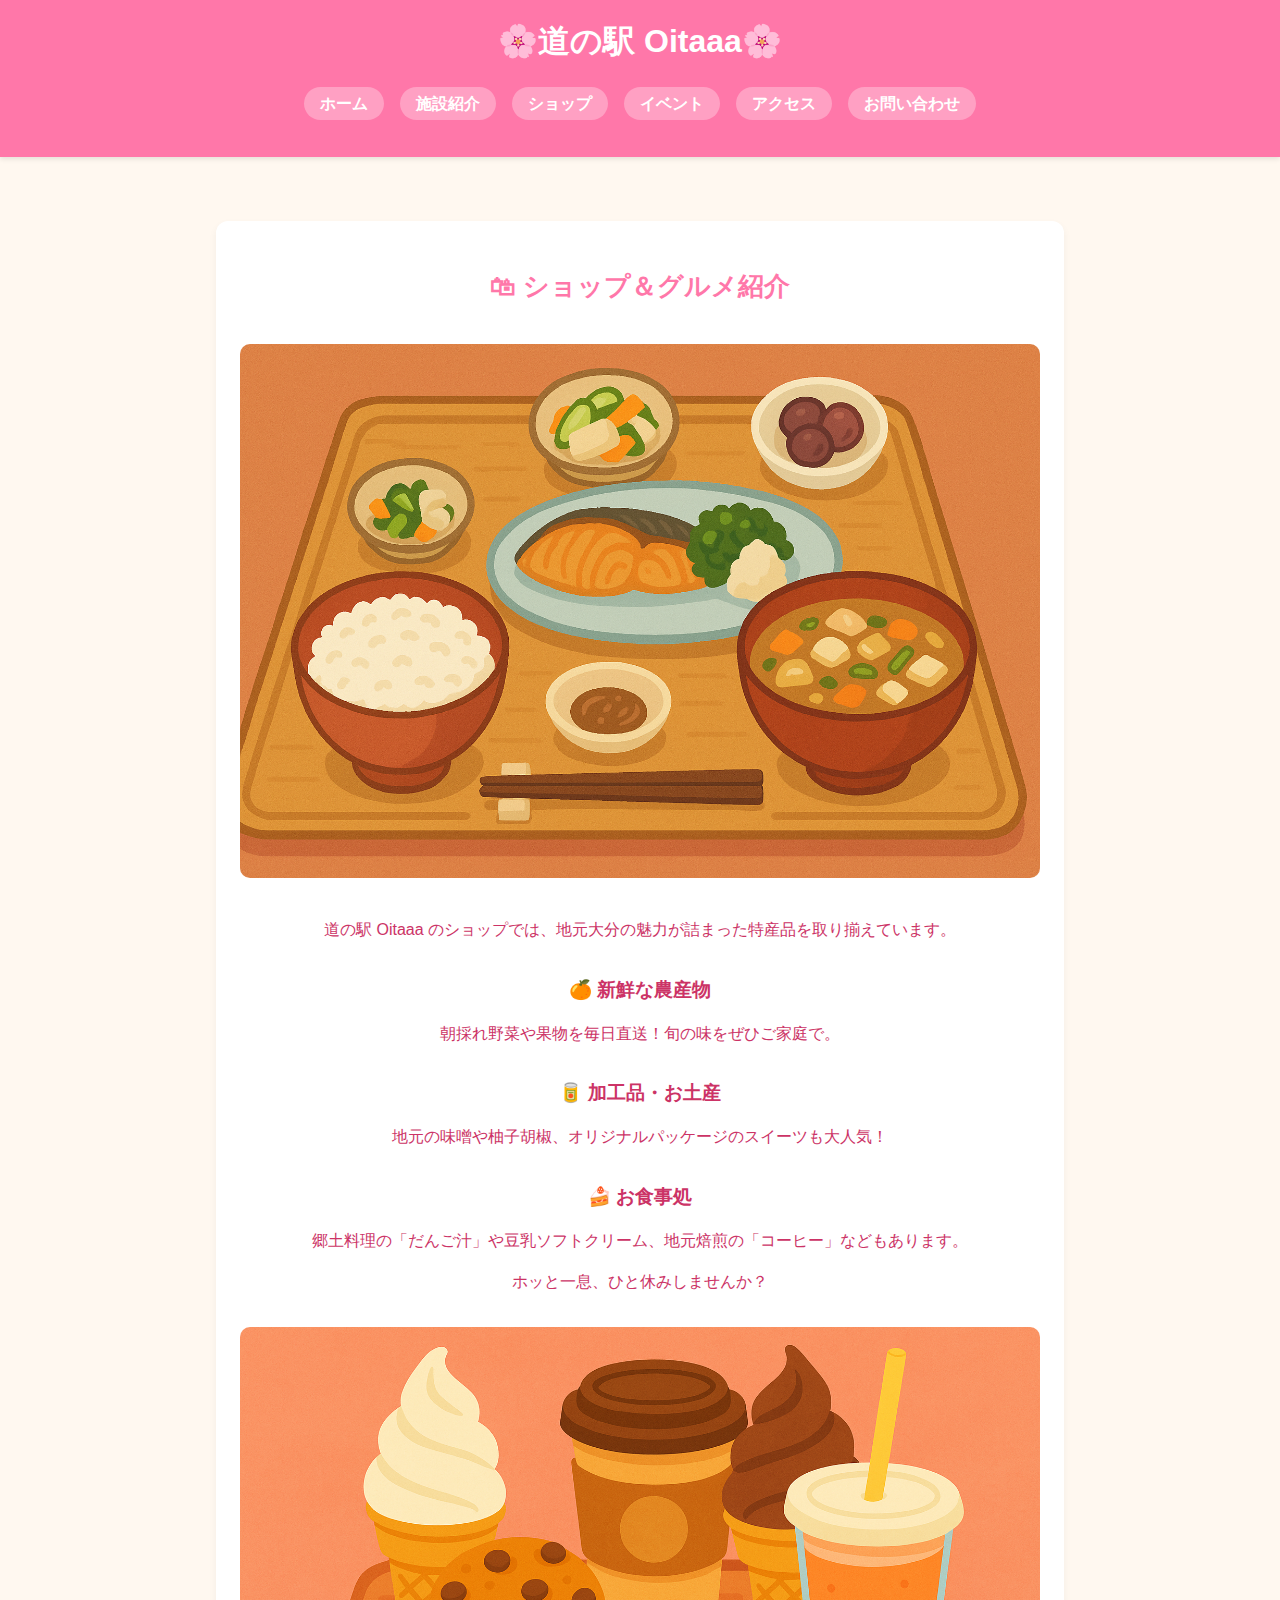
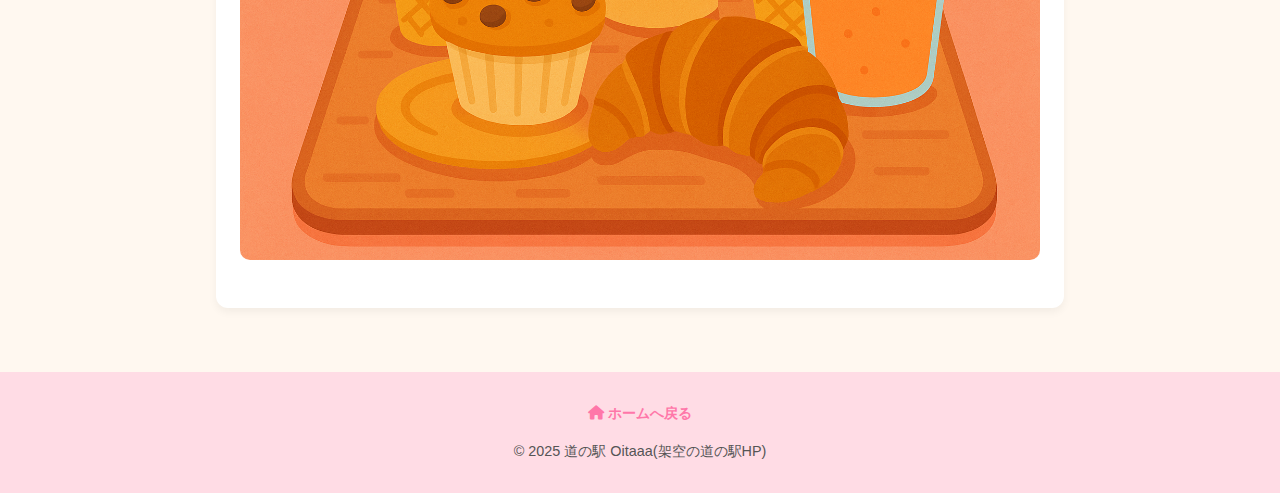
<file: shop.html>
<!DOCTYPE html>
<html lang="ja">
<head>
<meta charset="UTF-8" />
<meta name="viewport" content="width=device-width, initial-scale=1.0" />
<title>道の駅 Oitaaa - ショップ</title>
<link rel="stylesheet" href="style.css" />
<link rel="stylesheet" href="https://cdnjs.cloudflare.com/ajax/libs/font-awesome/6.5.0/css/all.min.css" />
</head>
<body>
<header>
<h1>🌸道の駅 Oitaaa🌸</h1>
<nav>
<ul>
<li><a href="index.html">ホーム</a></li>
<li><a href="index.html#facility">施設紹介</a></li>
<li><a href="index.html#gourmet">ショップ</a></li>
<li><a href="index.html#event">イベント</a></li>
<li><a href="index.html#access">アクセス</a></li>
<li><a href="contact.html">お問い合わせ</a></li>
</ul>
</nav>
</header>

<main>
<section class="section">
<h2>🛍 ショップ＆グルメ紹介</h2>
<img src="img/food1.png" alt="poster1" class="main-image"/>
<p>道の駅 Oitaaa のショップでは、地元大分の魅力が詰まった特産品を取り揃えています。</p>

<h3>🍊 新鮮な農産物</h3>
<p>朝採れ野菜や果物を毎日直送！旬の味をぜひご家庭で。</p>

<h3>🥫 加工品・お土産</h3>
<p>地元の味噌や柚子胡椒、オリジナルパッケージのスイーツも大人気！</p>

<h3>🍰 お食事処</h3>
<p>郷土料理の「だんご汁」や豆乳ソフトクリーム、地元焙煎の「コーヒー」などもあります。</p>
<p>ホッと一息、ひと休みしませんか？</p>
<img src="img/sweet.png" alt="poster2" class="food-image"/>

</section>
</main>

<footer>
<p style="text-align: center; margin-bottom: 0.5rem;">
<a href="index.html">
<i class="fas fa-house"></i> ホームへ戻る
</a>
</p>
<p style="text-align: center;">&copy; 2025 道の駅 Oitaaa(架空の道の駅HP)</p>
</footer>

    <a href="#page-top" id="scroll-to-top" title="ページトップへ戻る">
        <i class="fas fa-arrow-circle-up"></i>
    </a>

<script>
        document.addEventListener('DOMContentLoaded', () => {
            const scrollToTopBtn = document.getElementById('scroll-to-top');

            // ページロード時にボタンを非表示にする
            scrollToTopBtn.style.display = 'none';

            // スクロールイベントを監視
            window.addEventListener('scroll', () => {
                // 300pxスクロールしたらボタンを表示、そうでなければ非表示
                if (window.scrollY > 300) {
                    scrollToTopBtn.style.display = 'block';
                } else {
                    scrollToTopBtn.style.display = 'none';
                }
            });

            // ボタンクリックでトップへスムーズスクロール
            scrollToTopBtn.addEventListener('click', (e) => {
                e.preventDefault(); // デフォルトのアンカーリンク動作を無効化
                window.scrollTo({
                    top: 0,
                    behavior: 'smooth' // スムーズスクロール
                });
            });
        });
</script>
</body>
</html>
</file>
<file: style.css>
/* ===== **全体の基本スタイル** ===== */
body {
    font-family: 'Segoe UI', 'Hiragino Kaku Gothic ProN', sans-serif;
    margin: 0;
    padding: 0;
    background-color: #fff8f0; /* 薄いピーチ色 */
    color: #cc3366; /* 濃いピンク (この色はメインの見出しなどに影響します) */
    line-height: 1.6;
}

/* ===== **ヘッダー** ===== */
header {
    background-color: #ff77a9; /* 明るいピンク */
    color: white;
    padding: 1rem;
    text-align: center;
    box-shadow: 0 2px 5px rgba(0,0,0,0.1);
    position: relative; /* 子要素の絶対位置指定の基準とする（今回は不要ですが、他の要素で使う可能性を考慮）*/
}
header h1 {
    margin: 0;
    font-size: 2rem;
}

/* ===== **BGMトグルボタン** ===== */
#bgm-toggle {
    position: fixed; /* 画面に固定 */
    top: 15px; /* 上からの距離 */
    right: 15px; /* 右からの距離 */
    z-index: 1000; /* 他の要素の上に表示されるようにする */
    background-color: #ff77a9;
    border: none;
    border-radius: 20px;
    color: white;
    padding: 0.3rem 1rem;
    font-weight: bold;
    cursor: pointer;
    transition: background-color 0.3s;
    font-size: 0.9rem; /* PCサイズでの調整 */
}
#bgm-toggle[aria-pressed="true"] {
    background-color: #ff4e94;
}
#bgm-toggle:focus {
    outline: 3px solid #ff77a9;
    outline-offset: 2px;
}

/* ===== **ナビゲーション** ===== */
nav ul {
    display: flex;
    justify-content: center;
    list-style: none;
    padding: 0.5rem;
    gap: 1rem;
    flex-wrap: wrap;
    margin-top: 1rem; /* BGMボタンの位置を固定したので、header内部の他の要素との調整は別途考慮 */
}
nav a {
    color: white;
    text-decoration: none;
    font-weight: bold;
    background: rgba(255, 255, 255, 0.3); /* 透明感のある白 */
    padding: 0.5rem 1rem;
    border-radius: 20px;
    transition: background 0.3s;
}
nav a:hover {
    background: white;
    color: #ff77a9; /* 明るいピンク */
}

/* ===== **ヒーローセクション** ===== */
.hero {
    /* ヒーロー画像は別途用意してください（例: images/hero.jpg） */
    /* background: url('images/hero.jpg') center/cover no-repeat; */
    /* 暫定的に背景色を設定。画像パスは適切に設定してください */
    background: #ffc0cb; /* 薄いピンクの代替色 */
    height: 300px;
    display: flex;
    align-items: center;
    justify-content: center;
    text-shadow: 1px 1px 3px rgba(0,0,0,0.5); /* 文字の影は残して視認性を確保 */
}
.hero-text h2 {
    font-size: 2.2rem;
    margin: 0;
    color: #ea37ae; /* 薄いピンクに変更 */
}
.hero-text p {
    color: #f06689; /* 薄い緑に変更 */
    font-size: 1.4rem; /* 「～ゆったり～」の文字を少し大きくしました */
}

/* ===== **メインコンテンツ** ===== */
main {
    padding: 2rem 1rem;
}

/* ===== **セクション共通スタイル** ===== */
.section {
    max-width: 800px;
    margin: 2rem auto;
    background: #ffffff;
    border-radius: 12px;
    box-shadow: 0 4px 8px rgba(0,0,0,0.05);
    padding: 1.5rem;
    text-align: center;
}
.section h2 {
    color: #ff77a9; /* 明るいピンク */
    font-size: 1.6rem;
}
.section h3 {
    margin-top: 2rem;
    margin-bottom: 0.5rem;
}
.section img {
    width: 100%;
    object-fit: cover;
    border-radius: 10px;
    margin: 1rem 0;
}

/* 各セクションの説明テキスト */
.section-description {
    text-align: center;
    color: #666;
    margin-bottom: 1.5rem;
    line-height: 1.8;
    font-size: 1.05rem;
}

/* ===== **季節セクションの区切りスタイル** ===== */
/* #yearly-events 内の各季節セクションに適用 */
.section.sub-season-section {
    margin-top: 1.5rem; /* 上部に余白を追加して区切りを明確に */
    padding-top: 1.5rem; /* 内部のパディングも調整 */
    border-top: 1px dashed #ffc0cb; /* 細い点線ボーダーで区切り */
    /* background-color: #fffaf0; /* 必要であれば、少し異なる背景色を適用 */
}

/* 「四季のイベント」内の最初の季節セクションには上ボーダーを適用しない */
#yearly-events .section.sub-season-section:first-of-type {
    border-top: none;
    margin-top: 0;
    padding-top: 1.5rem; /* このセクション自身のpaddingは維持 */
}

/* ===== **イベント情報** ===== */

/* 今月のイベント */
#this-month-event {
    background-color: #fff9db; /* 薄い黄色 */
    border: 2px solid #f7d859; /* 黄色系の枠線 */
    border-radius: 10px;
    padding: 1.5rem 2rem;
    margin-bottom: 2rem;
    color: #665500;
}

/* 恒例イベントセクション */
#monthly-regular-events {
    background-color: #fafafa; /* 薄いグレー */
    /* 薄い紫系の枠線 */
    border: 2px solid #C0B0D8;
    border-radius: 10px;
    padding: 1.5rem 2rem;
    margin-bottom: 2rem;
}

/* 恒例イベント内リストの装飾調整 */
#monthly-regular-events ul {
    list-style: none;
    padding-left: 0;
    margin: 0;
}

#monthly-regular-events li {
    background: #ffe6f0; /* 薄いピンク */
    border-radius: 6px;
    box-shadow: 0 1px 5px rgba(204, 51, 102, 0.15);
    padding: 0.6rem 1rem;
    margin-bottom: 0.8rem;
    color: #800040;
}

#monthly-regular-events strong {
    color: #007bff;
}

/* 四季のイベント全体セクション */
#yearly-events {
    background-color: #fff3e0; /* 薄いオレンジ */
    border: 2px solid #cc3366; /* ピンク系の枠線 */
    border-radius: 10px;
    padding: 1.5rem 2rem;
    margin-bottom: 2rem;
    color: #663300;
}

/* 各季節のカード（枠と背景色） */
.sub-season-section {
    border: 1.5px solid #cc3366;
    border-radius: 8px;
    padding: 1rem 1.5rem;
    margin-bottom: 1.5rem;
    background-color: #fff8e1; /* 少し薄めのオレンジ */
}

/* 季節ごとに色変え（お好みで調整可能） */
#spring.sub-season-section {
    background-color: #fff8e1; /* 薄オレンジ */
}
#summer.sub-season-section {
    background-color: #fff8e1; /* 薄オレンジ */
}
#autumn.sub-season-section {
    background-color: #fff8e1; /* 薄オレンジ */
}
#winter.sub-season-section {
    background-color: #fff8e1; /* 薄オレンジ */
}

/* セクション見出し */
.sub-season-section > h3 {
    color: #cc3366;
    font-weight: bold;
    margin-bottom: 1rem;
}


/* イベントカード（月と説明） */
.event {
    display: flex;
    gap: 1rem;
    padding: 0.6rem 1rem;
    background: white;
    border-radius: 6px;
    box-shadow: 0 1px 5px rgba(204, 51, 102, 0.15);
    margin-bottom: 0.8rem;
    align-items: center;
}

/* 月 */
.month {
    font-weight: bold;
    color: #cc3366;
    min-width: 50px;
    font-size: 1.1rem;
    text-align: center;
    background: #ffcee7;
    border-radius: 4px;
    padding: 0.2rem 0.6rem;
}

/* For the specific "7月20日(日)" event, remove the highlight */
/* HTMLの該当箇所に <div class="month no-highlight">7月20日(日)</div> を適用する場合に有効です。 */
.month.no-highlight {
    background: none; /* 背景を削除 */
    box-shadow: none; /* 影を削除 */
    border: none; /* 枠線を削除 */
    padding: 0; /* パディングを調整 */
    color: inherit; /* 親要素から色を継承 */
    min-width: unset; /* min-widthをリセット */
    text-align: left; /* テキストアラインを調整 */
}

/* 内容 */
.desc {
    color: #800040;
    font-size: 1rem;
}

/* YouTube動画コンテナ */
.video-container {
    position: relative;
    padding-bottom: 56.25%; /* 16:9 の比率 */
    height: 0;
    overflow: hidden;
    max-width: 100%;
    background-color: #000; /* お好みで背景色を */
    margin: 1rem 0; /* 上下余白も適宜 */
}

.video-container iframe {
    position: absolute;
    top: 0;
    left: 0;
    width: 100%; /* 幅を親に合わせる */
    height: 100%; /* 高さも親に合わせる */
    border: 0;
}

/* --- お問い合わせページ固有のスタイル --- */

/* お問い合わせフォームセクションの背景とボーダー */
.contact-form-section {
    background-color: #fce8f0; /* 薄いピンク */
    border: 2px solid #ff77a9; /* アクセスページの枠線と合わせたピンク */
    margin-bottom: 2rem; /* 下部に余白 */
    padding: 2rem; /* 内側の余白を少し増やす */
}

/* お電話お問い合わせセクションの背景とボーダー */
.phone-contact-section {
    background-color: #e0f7ff; /* アクセスページのマップ部分の背景色に近い色 */
    border: 2px solid #87ceeb; /* アクセスページのマップ部分の枠線と合わせた水色 */
    margin-bottom: 2rem;
    padding: 2rem;
}

/* ===== **フォーム共通** ===== */
form {
    background-color: #fff0f6; /* 薄いピンク */
    padding: 1.5rem;
    border-radius: 10px;
    box-shadow: 0 2px 5px rgba(0,0,0,0.05);
    max-width: 600px;
    margin: 0 auto;
    text-align: left;
}
label {
    display: block;
    margin-bottom: 0.3rem;
    font-weight: bold;
    color: #555;
}
input[type="text"],
input[type="email"],
textarea {
    padding: 0.5rem;
    border: 1px solid #ccc;
    border-radius: 6px;
    width: 100%;
    font-size: 1rem;
    box-sizing: border-box;
    margin-bottom: 1rem;
}
textarea {
    resize: vertical;
}
button {
    background-color: #ff77a9; /* 明るいピンク */
    color: white;
    border: none;
    border-radius: 20px;
    padding: 0.5rem 1.5rem;
    cursor: pointer;
    transition: background 0.3s;
}
button:hover {
    background-color: #ff4e94; /* 少し濃いピンク */
}
button:focus {
    outline: 3px solid #ff77a9;
    outline-offset: 2px;
}

/* フォームのラベルスタイル (contact.html用に追加) */
.contact-form-section label {
    font-weight: bold;
    color: #555;
    margin-top: 1rem; /* ラベルの上に少し余白 */
    margin-bottom: 0.5rem; /* ラベルの下に少し余白 */
    display: block; /* 各ラベルを独立した行に */
}

/* 必須マークのスタイル (contact.html用に追加) */
.contact-form-section .required {
    color: #d9534f; /* 赤色 */
    font-size: 0.9em;
    margin-left: 0.3em;
}

/* フォーム入力フィールドのスタイル (contact.html用に追加) */
.contact-form-section input[type="text"],
.contact-form-section input[type="email"],
.contact-form-section input[type="subject"], /* subject も追加 */
.contact-form-section textarea {
    width: calc(100% - 20px); /* パディング分を考慮 */
    padding: 10px;
    margin-bottom: 1.2rem;
    border: 1px solid #ffb6c1; /* 薄いピンクのボーダー */
    border-radius: 8px;
    font-size: 1rem;
    box-shadow: inset 0 1px 3px rgba(0,0,0,0.08); /* わずかな凹み効果 */
    transition: border-color 0.3s ease, box-shadow 0.3s ease;
    box-sizing: border-box; /* paddingとborderをwidthに含める */
}

.contact-form-section input[type="text"]:focus,
.contact-form-section input[type="email"]:focus,
.contact-form-section input[type="subject"]:focus,
.contact-form-section textarea:focus {
    border-color: #ff77a9; /* フォーカス時にピンクのボーダー */
    box-shadow: 0 0 8px rgba(255, 119, 169, 0.4); /* フォーカス時にピンクのシャドウ */
    outline: none; /* デフォルトのアウトラインを消す */
}

/* フォーム送信ボタンのスタイル (contact.html用に追加) */
.contact-form-section button[type="submit"] {
    display: block; /* 中央寄せのためにブロック要素に */
    margin: 1.5rem auto 0; /* 上部に余白、左右中央寄せ */
    padding: 0.8rem 2.5rem;
    background-color: #ff77a9;
    color: white;
    border: none;
    border-radius: 25px;
    font-size: 1.1rem;
    font-weight: bold;
    cursor: pointer;
    transition: background-color 0.3s ease, transform 0.2s ease;
    box-shadow: 0 4px 8px rgba(0,0,0,0.1);
}

.contact-form-section button[type="submit"]:hover {
    background-color: #ff4e94;
    transform: translateY(-2px); /* わずかに浮き上がる効果 */
    box-shadow: 0 6px 12px rgba(0,0,0,0.15);
}

/* お電話情報ボックス (contact.html用に追加) */
.tel-info-box {
    text-align: center;
    background-color: #e6f7ff; /* 薄い水色 */
    border: 1px solid #b3e0ff; /* 薄い水色のボーダー */
    border-radius: 10px;
    padding: 1.5rem;
    box-shadow: 0 2px 5px rgba(0,0,0,0.05);
    max-width: 400px; /* ボックスの最大幅 */
    margin: 0 auto; /* 中央寄せ */
}

.tel-info-box .tel-time {
    font-size: 0.95em;
    color: #666;
    margin-bottom: 1rem;
}


/* ===== **リンクバック** ===== */
.back-link {
    text-align: center; /* 「ホームへ戻る」リンクの中央寄せ */
    margin-top: 2rem;
}
.back-link a {
    color: #ff77a9; /* 明るいピンク */
    text-decoration: none;
    font-weight: bold;
}
.back-link a:hover {
    text-decoration: underline;
}

/* `.back-to-top` のスタイルは、フッターの `back-home-link` に統合されるため、ここでは主にPC専用のページトップへの固定ボタン用として残す */
/* contact.htmlでは使用しないが、他のページで必要な場合はこのまま残す */
.back-to-top {
    text-align: center; /* リンク要素を中央に寄せる */
    margin-top: 2rem;
    margin-bottom: 2rem; /* 必要に応じて下部の余白も調整 */
}

/* ページトップへボタンのスタイル (HTMLに存在しないため実質無効) */
.back-to-top a {
    display: inline-block; /* ボタンのように振る舞うため */
    background-color: #ffc0cb; /* 薄いピンクの背景色 */
    color: #cc3366; /* 濃いピンクの文字色 */
    padding: 10px 20px;
    border-radius: 25px; /* 角を丸くする */
    text-decoration: none;
    font-weight: bold;
    box-shadow: 0 2px 5px rgba(0,0,0,0.1);
    transition: background-color 0.3s ease, box-shadow 0.3s ease;
}

.back-to-top a:hover {
    background-color: #ff77a9; /* ホバーで少し濃いピンク */
    color: white;
    box-shadow: 0 4px 8px rgba(0,0,0,0.2);
}


/* ===== **カレンダー** ===== */
#calendar {
    background-color: #E0F7FF; /* 薄い青に変更*/
    border-radius: 10px;
    padding: 1.5rem 2rem;
    margin-bottom: 2rem;
    border: 2px solid #87CEEB; /* 青系の枠線に変更*/
}

.calendar {
    width: 100%;
    border-collapse: collapse;
    margin: 2rem 0;
    font-size: 1rem;
    table-layout: fixed;
    background-color: #fff;
    border: 2px solid #87CEEB; /* 青系のボーダーに変更*/
    box-shadow: 0 4px 8px rgba(0, 0, 0, 0.05);
    border-radius: 8px;
    overflow: hidden;
}
/* **カレンダーのタイトル（<caption>）のスタイル** */
.calendar caption {
    font-size: 1.6rem;
    font-weight: bold;
    color: #4682B4; /* 青系の見出し色に変更*/
    padding: 1rem 0;
    caption-side: top;
    text-align: center;
    background-color: #B0E0E6; /* 薄い青の背景に変更*/
    border-top-left-radius: 8px;
    border-top-right-radius: 8px;
    border-bottom: 2px solid #87CEEB; /* 下線も青系に*/
}
.calendar th {
    background-color: #6495ED; /* 青系の曜日ヘッダーに変更*/
    color: white;
    padding: 0.6rem 0.4rem;
    font-size: 1rem;
    height: 40px;
    width: 14.28%;
    white-space: nowrap;
}
.calendar td {
    border: 1px solid #ADD8E6; /* 薄い青のセルボーダーに変更*/
    padding: 0.4rem;
    vertical-align: top;
    height: 100px;
    font-size: 0.9rem;
    position: relative;
    width: 14.28%;
}
/* **日付の配置を左上に、サイズも調整** */
.calendar .date {
    font-weight: bold;
    color: #333; /* 平日の日付色はグレー系を維持 */
    font-size: 1rem;
    display: block;
    margin-bottom: 0.2rem;
    text-align: left; /* ★ここをrightからleftに変更★ */
    padding-left: 0.3rem; /* ★ここをpadding-rightからpadding-leftに変更★ */
}
/* **イベントテキストのスタイルを強化** */
.calendar .event {
    font-size: 0.95rem;
    color: #555; /* イベントテキストも少し落ち着いた色を維持 */
    font-weight: bold;
    margin-top: 0.2rem;
    line-height: 1.3;
    word-break: break-word;
    text-align: left; /* 既にleftですが、念のため記載 */
    background-color: #E6FFD8; /* イベントの背景を薄い緑に変更 */
    border-radius: 4px;
    padding: 0.2rem 0.4rem;
    margin-bottom: 0.2rem;
    box-shadow: 0 1px 3px rgba(144, 238, 144, 0.3); /* 薄い緑に合うように影の色も調整 */
}

/* **曜日別のカラー** */
/* **土曜日の背景色とボーダー、日付の色を調整（青系）** */
.calendar td.saturday {
    background-color: #D8EBF2; /* 薄い青に変更*/
    border: 1px solid #A8BCC8; /* 少し濃い青に変更*/
}
.calendar td.saturday .date {
    color: #367588; /* 土曜日の日付色を青系に*/
}
/* **日曜日の背景色とボーダー、日付の色を調整（赤系）** */
.calendar td.sunday {
    background-color: #F0E8F2; /* 薄い赤紫系に変更*/
    border: 1px solid #D8A0B8; /* 少し濃い赤紫系に変更*/
}
.calendar td.sunday .date {
    color: #B2568C; /* 日曜日の日付色も赤紫系に*/
}
/* **祝日の背景色とボーダー、日付の色を調整** */
.calendar td.holiday {
    background-color: #F8F0E6; /* 薄い黄土色系に変更*/
    border: 1px solid #D8B090; /* 少し濃い黄土色系に変更*/
}
.calendar td.holiday .date {
    color: #B28C56; /* 祝日の日付色も黄土色系に*/
}

/* ===== **カレンダーの「本日」強調表示スタイル** ===== */
.calendar td.today {
    background-color: #C1DFF0; /* 本日の背景色を少し濃い青系に*/
    border: 2px solid #4682B4; /* 目立つボーダーも青系に*/
    box-shadow: 0 0 8px rgba(70, 130, 180, 0.3); /* 軽い光沢も青系に*/
}
.calendar td.today .date {
    color: #2A5283; /* 本日の日付色を濃い青系に*/
    font-size: 1.1rem;
}

/* ===== **画像スタイル** ===== */
.shop-image {
    max-width: 100%;
    height: auto;
    border-radius: 8px;
    margin: 0.5rem 0 1rem 0;
    box-shadow: 0 2px 8px rgba(0,0,0,0.15);
    display: block;
}

/* ===== **ボタンスタイル（リンク用含む）** ===== */
.btn {
    display: inline-block;
    padding: 0.5rem 1rem;
    background-color: #f48fb1; /* 中間のピンク */
    color: white;
    text-decoration: none;
    border-radius: 4px;
    font-weight: bold;
    transition: background-color 0.3s ease;
}
.btn:hover {
    background-color: #d81b60; /* 濃いピンク */
    cursor: pointer;
}

/* ===== **フッター** ===== */
footer {
    background-color: #ffdce5; /* 最も薄いピンク */
    text-align: center;
    padding: 1rem;
    font-size: 0.9rem;
    color: #555;
}
footer a {
    color: #ff77a9; /* 明るいピンク */
    text-decoration: none;
    font-weight: bold;
}
footer a:hover {
    text-decoration: underline;
}

/* フッターのホームへ戻るリンクのスタイル */
footer .footer-nav {
    text-align: center;
    margin-bottom: 1rem; /* 著作権表示との間隔 */
}

footer .back-home-link {
    display: inline-block; /* インラインブロック要素として表示 */
    background-color: transparent; /* 背景色を透明に */
    color: #ff77a9; /* 明るいピンクの文字色 */
    padding: 0; /* パディングを削除 */
    border-radius: 0; /* 角丸を削除 */
    text-decoration: none; /* 下線をなくす */
    font-weight: bold;
    box-shadow: none; /* シャドウを削除 */
    transition: color 0.3s ease; /* ホバー時の色の変化のみ */
}

footer .back-home-link:hover {
    background-color: transparent; /* ホバー時も背景色を透明に */
    color: #ff4e94; /* ホバーで少し濃いピンク（お好みで調整） */
    text-decoration: underline; /* ホバーで下線を表示 */
    box-shadow: none; /* ホバー時もシャドウを削除 */
}

/* 著作権表示のスタイル */
footer .copyright {
    font-size: 0.85rem;
    color: #777;
    margin-top: 0.5rem;
}


/* ===== **フッターの問い合わせブロック** ===== */
.contact-footer {
    background-color: #ffb6c1; /* 薄いピンク */
    color: #333;
    padding: 2rem 1rem;
}
.contact-wrapper {
    max-width: 1000px;
    margin: 0 auto;
    display: flex;
    flex-wrap: wrap;
    justify-content: flex-start;
    gap: 2rem;
    align-items: flex-start;
}
.contact-left {
    flex: 0 0 200px;
    min-width: 0;
    text-align: left;
}
.contact-right {
    flex: 1;
    min-width: 300px;
    text-align: left;
}
.footer-logo {
    max-width: 100%;
    height: auto;
    margin-bottom: 1rem;
    border-radius: 50%;
    box-shadow: 0 4px 8px rgba(0, 0, 0, 0.1);
}
.contact-right p {
    margin: 0.5rem 0;
    line-height: 1.6;
    text-align: left;
}

/* **電話番号リンクのスタイル（HTMLを単一aタグ想定）** */
.contact-tel a {
    font-size: 2.8rem; /* PCでの表示サイズを大きく */
    font-weight: bold;
    color: #ff4e94; /* 濃いピンク */
    text-decoration: none; /* 下線をなくす */
    display: block; /* 親要素の幅いっぱいに広げ、中央寄せしやすいように */
    text-align: center; /* 中央寄せ */
    margin-top: 1rem;
    margin-bottom: 1rem;
}
/* HTMLで <span class="tel-label"> のような要素を使う場合は、以下のスタイルを活かしてください。
    それ以外の場合は、このコメントアウトされたスタイルは不要です。 */
.tel-label {
    background: white;
    color: #ff77a9; /* 明るいピンク */
    font-weight: bold;
    padding: 0.5rem 1rem;
    border-radius: 30px;
    box-shadow: 0 2px 5px rgba(0,0,0,0.1);
}

/* スクロール to トップボタンのスタイル (contact.htmlでは使用しないが、他のページで必要なら残す) */
#scroll-to-top {
    position: fixed; /* 画面に固定 */
    bottom: 20px;     /* 下からの位置 */
    right: 20px;      /* 右からの位置 */
    background-color: #ff77a9; /* ボタンの背景色 */
    color: white;     /* アイコンの色 */
    padding: 10px 15px; /* 内側の余白 */
    border-radius: 50%; /* 丸い形にする */
    text-align: center;
    text-decoration: none; /* 下線を消す */
    font-size: 24px;      /* アイコンのサイズ */
    display: none;        /* 最初は非表示 */
    box-shadow: 0 2px 5px rgba(0,0,0,0.2); /* 影 */
    z-index: 1000;        /* 他の要素より手前に表示 */
    transition: opacity 0.3s, background-color 0.3s; /* フェードイン・アウトと背景色のアニメーション */
}

#scroll-to-top:hover {
    background-color: #ff4e94; /* ホバー時の背景色 */
    box-shadow: 0 4px 10px rgba(0,0,0,0.3);
}

/* ===== **SNSリンクのスタイル** ===== */
.social-links {
    margin-top: 1rem; /* 上部に余白 */
    margin-bottom: 1rem; /* 下部に余白 */
    display: flex; /* 横並びにする */
    justify-content: center; /* 中央に配置 */
    gap: 1.5rem; /* リンク間のスペース */
    flex-wrap: wrap; /* 狭い画面で改行できるように */
}

.social-links a {
    display: inline-flex; /* アイコンとテキストを縦方向中央に配置 */
    align-items: center;
    background-color: #ffc0cb; /* 薄いピンク */
    color: #cc3366; /* 濃いピンク */
    padding: 0.6rem 1.2rem;
    border-radius: 20px; /* カプセル型に */
    text-decoration: none;
    font-weight: bold;
    transition: background-color 0.3s ease, color 0.3s ease, box-shadow 0.3s ease;
    box-shadow: 0 2px 5px rgba(0,0,0,0.1);
}

.social-links a i {
    margin-right: 0.5rem; /* アイコンとテキストの間隔 */
    font-size: 1.2rem; /* アイコンのサイズ */
}

.social-links a:hover {
    background-color: #ff77a9; /* ホバーで少し濃いピンク */
    color: white;
    box-shadow: 0 4px 8px rgba(0,0,0,0.2);
}

/* モバイル対応の調整 */
@media screen and (max-width: 768px) {
    .social-links {
        gap: 1rem; /* モバイルではリンク間のスペースを少し減らす */
    }
    .social-links a {
        padding: 0.5rem 1rem;
        font-size: 0.9rem;
    }
    .social-links a i {
        font-size: 1rem; /* モバイルでのアイコンサイズ */
        margin-right: 0.3rem;
    }
}


/* ===== **モバイル対応** ===== */
@media screen and (max-width: 768px) {
    /* **header h1 のモバイルフォントサイズを調整** */
    header h1 {
        font-size: 1.5rem; /* モバイルで小さくする */
    }
    /* BGMトグルボタンのモバイル時の調整 */
    #bgm-toggle {
        top: 10px; /* モバイルでの上からの距離 */
        right: 10px; /* モバイルでの右からの距離 */
        font-size: 0.8rem; /* 小さくする */
        padding: 0.2rem 0.8rem; /* パディングも小さく */
    }
    nav ul {
        flex-direction: column;
        align-items: center;
        gap: 0.5rem;
    }
    nav a {
        padding: 0.4rem 0.8rem; /* モバイルでのナビゲーションボタンのパディング調整 */
        font-size: 0.9rem; /* モバイルでのナビゲーションボタンのフォントサイズ調整 */
    }
    .hero {
        height: 200px;
        padding: 1rem;
        text-align: center;
    }
    .hero-text h2 {
        font-size: 1.5rem;
        color: #e969a7; /* モバイルでも薄いピンク */
    }
    .hero-text p {
        color: #98fb98; /* モバイルでも薄い緑 */
        font-size: 1rem; /* モバイルでの文字サイズも調整 */
    }
    .section {
        margin: 1rem 0.5rem;
        padding: 1rem;
    }
    .section h2 {
        font-size: 1.4rem;
    }
    /* 各セクションの説明テキスト (モバイル調整) */
    .section-description {
        font-size: 0.95rem;
    }
    .pc-only {
        display: none; /* モバイルではPC専用の改行を非表示 */
    }

    /* main内の一部のbuttonに適用されている可能性のあるスタイルを調整 */
    /* ※HTMLでbutton要素が使われている箇所を確認し、意図しないスタイル適用を防ぐため、
        必要に応じてより具体的なセレクタ（例: #contact-form button）に修正してください */
    main button { /* 特定のbutton要素にのみ適用 */
        width: auto; /* main内のボタンは100%幅にしない */
        padding: 0.5rem 1rem; /* デフォルトのボタンと同じパディング */
        font-size: 0.9rem;
        margin: 0.5rem auto; /* 中央寄せ */
        display: block; /* 中央寄せのためにブロック要素に */
    }
    /* contact.html用に追加したボタンのモバイル調整 */
    .contact-form-section button[type="submit"] {
        padding: 0.6rem 2rem;
        font-size: 1rem;
    }

    /* contact.html用に追加したセクションのモバイル調整 */
    .contact-form-section,
    .phone-contact-section {
        padding: 1.2rem;
    }
    .tel-info-box {
        padding: 1rem;
    }

    /* **カレンダーのモバイル対応をさらに調整** */
    .calendar th,
    .calendar td {
        height: 70px; /* モバイルでのセルの高さを少し減らす */
        padding: 3px; /* パディングを少し減らす */
        font-size: 0.75rem; /* 全体的に小さく */
    }
    .calendar th {
        font-size: 0.8rem; /* モバイルの曜日ヘッダーのフォントサイズ */
    }
    .calendar .date {
        font-size: 0.9rem; /* モバイルでの日付サイズを調整 */
        padding-right: 2px; /* 右寄せ時のパディング */
    }
    .calendar .event {
        font-size: 0.8rem; /* モバイルでのイベントテキストサイズを調整 */
        padding: 0.1rem 0.2rem; /* パディングを調整 */
    }
    .calendar caption {
        font-size: 1.3rem; /* モバイルでのキャプションサイズ */
        padding: 0.8rem 0;
    }
    /* フッターのモバイル対応 */
    .contact-wrapper {
        flex-direction: column;
        align-items: center;
        text-align: center;
    }
    .contact-left,
    .contact-right {
        flex: 1 1 100%;
        text-align: center;
    }
    .contact-right p {
        text-align: center;
    }
    /* **電話番号リンクのモバイルフォントサイズを調整** */
    .contact-tel a {
        font-size: 2.2rem; /* モバイルでの表示サイズを調整 */
    }
    /* ===== Googleマップのレスポンシブ対応 ===== */
    .map-container {
        position: relative;
        padding-bottom: 56.25%; /* 16:9 比率 */
        height: 0;
        overflow: hidden;
        border-radius: 10px;
        box-shadow: 0 0 10px rgba(0,0,0,0.1);
        margin: 1rem 0;
    }
    .map-container iframe {
        position: absolute;
        top: 0;
        left: 0;
        width: 100%; /* 幅を親に合わせる */
        height: 100%; /* 高さも親に合わせる */
        border: 0;
    }
}
</file>
